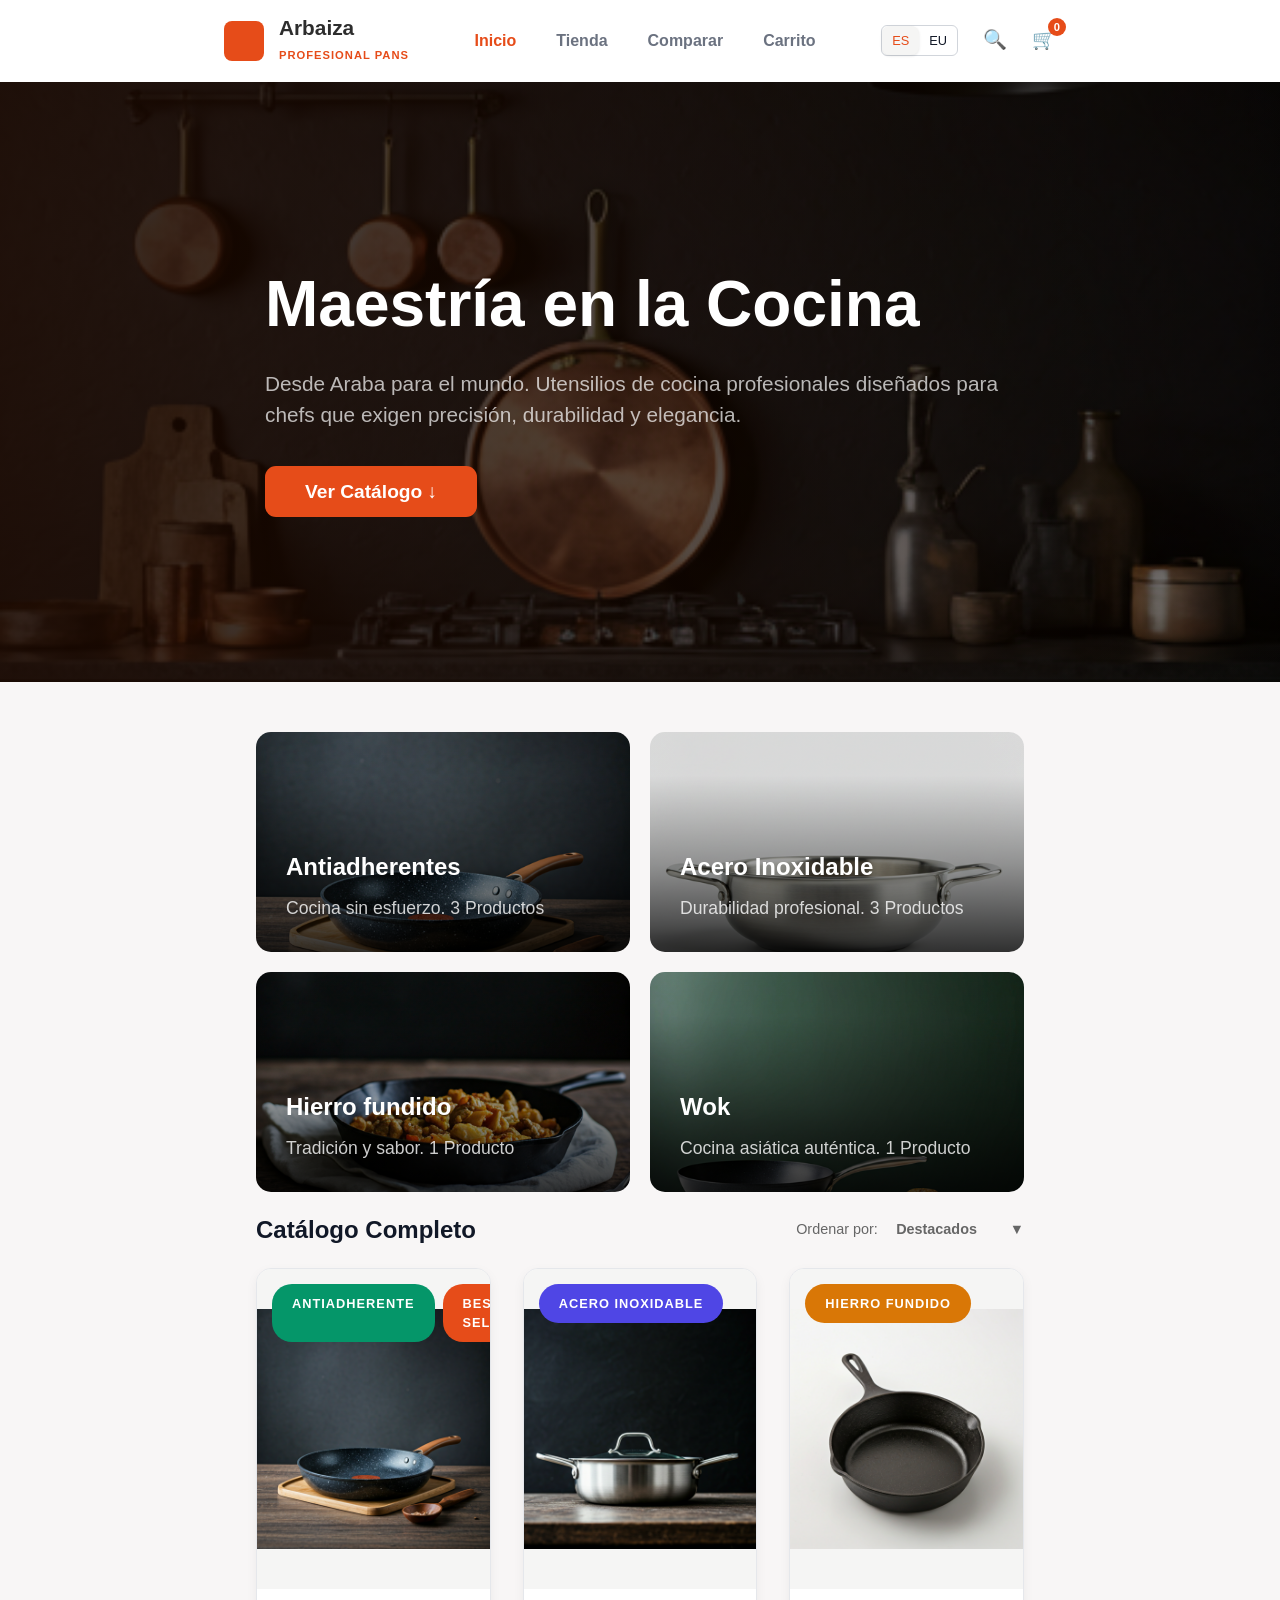
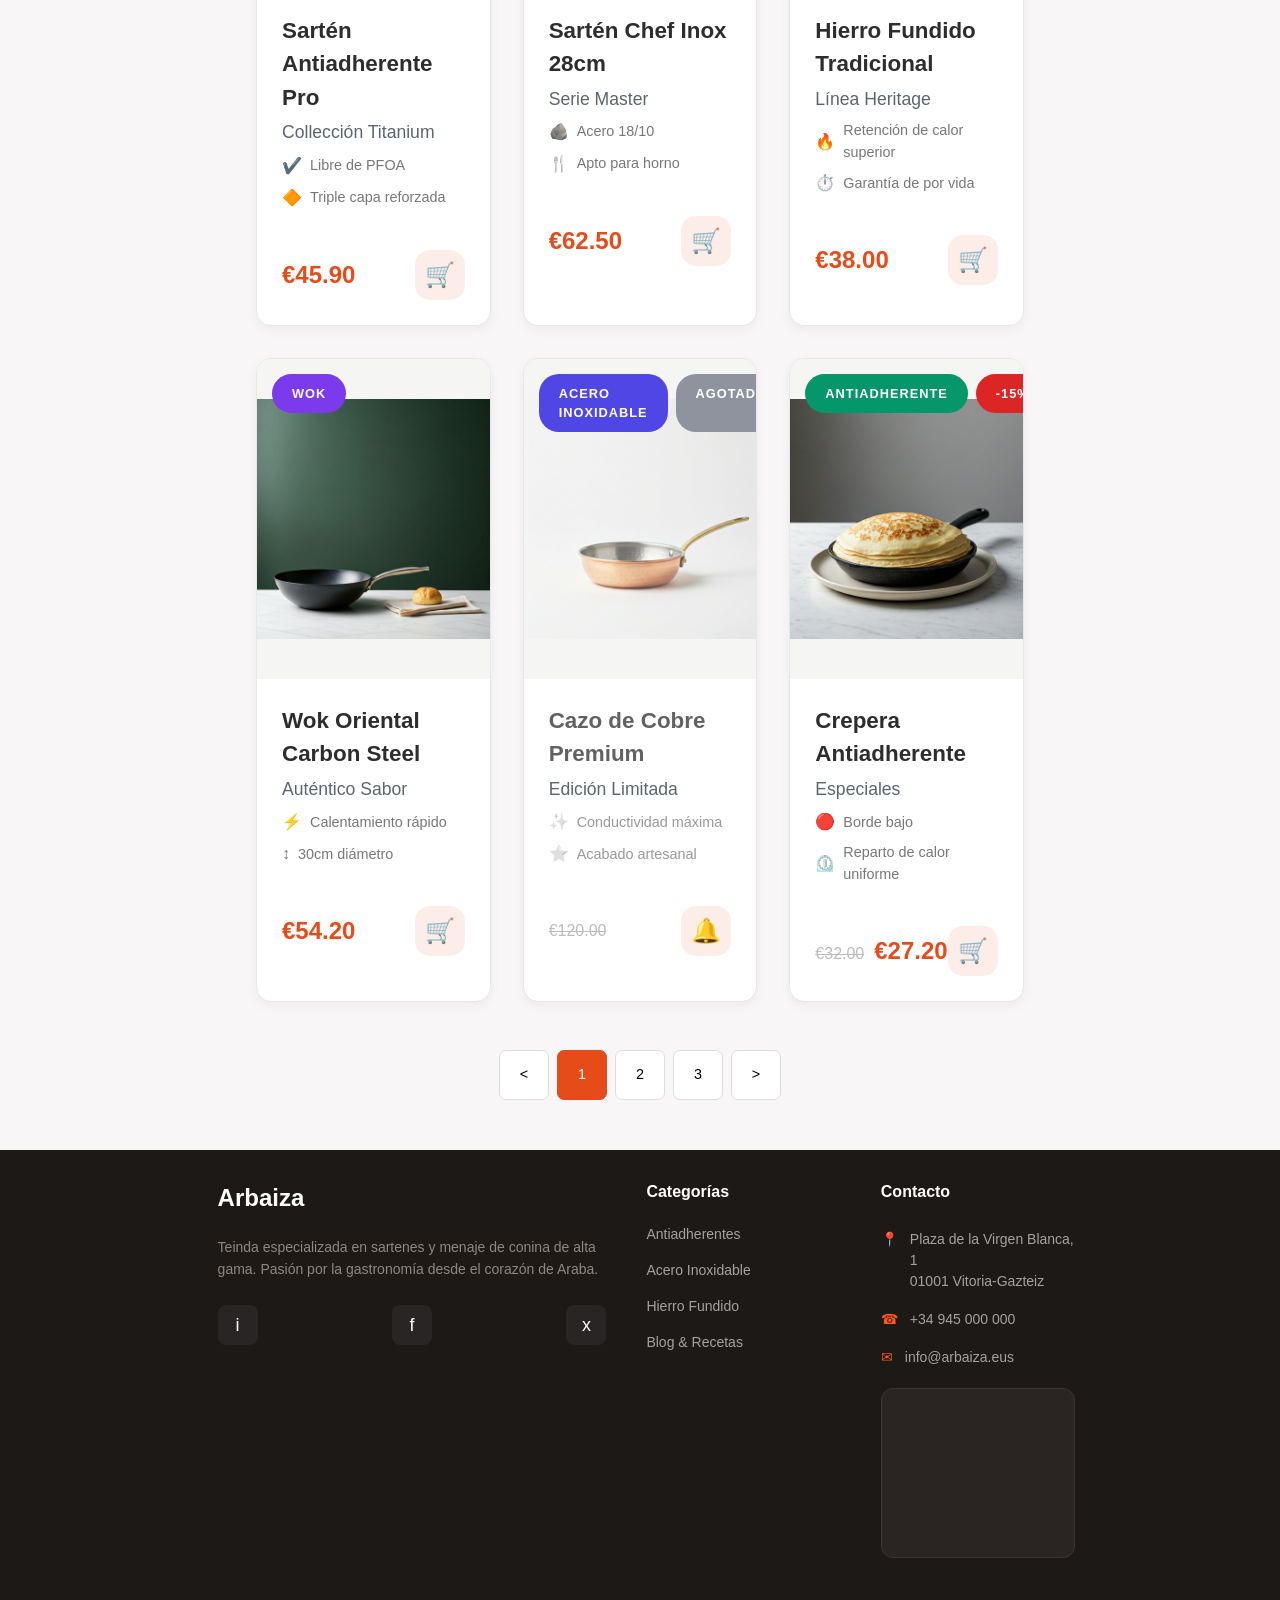
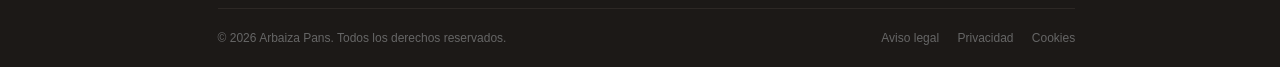
<file: index.html>
<!DOCTYPE html>
<html lang="en">
<head>
    <meta charset="UTF-8">
    <meta name="viewport" content="width=device-width, initial-scale=1.0">
    <title>Arbaiza | PROFESIONAL PANS</title>
    <link rel="stylesheet" href="styles/style.css">
    <!-- <link rel="stylesheet" media="screen and (min-width: 800px)" href="fullscreen.css">
    <link rel="stylesheet" media="screen and (max-width: 768px)" href="smallscreen.css"> -->
</head>
<body>
    <header class="header-container">
        <a href="index.html" class="brand-section">
            <div class="logo-box"></div>
            <div class="brand-text">
                <span class="brand-name">Arbaiza</span>
                <span class="brand-subtitle">PROFESIONAL PANS</span>
            </div>
        </a>

        <nav class="nav-menu">
            <a href="index.html" class="nav-link active">Inicio</a>
            <a href="store.html" class="nav-link">Tienda</a>
            <a href="comparison.html" class="nav-link">Comparar</a>
            <a href="cart.html" class="nav-link">Carrito</a>
        </nav>

        <div class="nav-actions">
            <div class="lang-selector">
                <span class="lang-option selected">ES</span>
                <span class="lang-option">EU</span>
            </div>

            <button class="icon-btn">🔍</button>

            <a href="cart.html" class="cart icon-btn">
                🛒
                <span class="cart-badge">0</span>
            </a>
        </div>
    </header>

    <main>
        <section class="main">
            <div class="main-content">
                <h1>Maestría en la Cocina</h1>
                <p>Desde Araba para el mundo. Utensilios de cocina profesionales diseñados para chefs que exigen precisión, durabilidad y elegancia.</p>
                <a href="product.html" class="btn-catalogo">Ver Catálogo ↓</a>
            </div>
        </section>
        <section class="categories">
            <div class="categori-card cat-anti">
                <div class="cat-info">
                    <h3>Antiadherentes</h3>
                    <p>Cocina sin esfuerzo. 3 Productos</p>
                </div>
            </div>
            <div class="categori-card cat-inox">
                <div class="cat-info">
                    <h3>Acero Inoxidable</h3>
                    <p>Durabilidad profesional. 3 Productos</p>
                </div>
            </div>
            <div class="categori-card cat-hierro">
                <div class="cat-info">
                    <h3>Hierro fundido</h3>
                    <p>Tradición y sabor. 1 Producto</p>
                </div>
            </div>
            <div class="categori-card cat-wok">
                <div class="cat-info">
                    <h3>Wok</h3>
                    <p>Cocina asiática auténtica. 1 Producto</p>
                </div>
            </div>
        </section>
        <section class="cat-container">
            <div class="cat-header">
                <h2>Catálogo Completo</h2>
                <div class="order-by">
                    <span>Ordenar por: &emsp;<strong>Destacados</strong></span>
                    <span>&emsp;&emsp;▼</span>
                </div>
            </div>
            <div class="products">
                <article class="products-card">
                    <div class="cards">
                        <span class="card card-green">ANTIADHERENTE</span>
                        <span class="card card-orange">BEST SELLER</span>
                    </div>
                    <div class="product-img">
                        <img src="images/antiadherente.png">
                    </div>
                    <div class="product-info">
                        <h3>Sartén Antiadherente Pro</h3>
                        <p class="collection">Collección Titanium</p>
                        <div class="spect">
                            <p><span>✔️</span> Libre de PFOA</p>
                            <p><span>🔶</span> Triple capa reforzada</p>
                        </div>
                        <div class="product-footer">
                            <span class="price">€45.90</span>
                            <button class="add-to-card">🛒</button>
                        </div>
                    </div>
                </article>
                <article class="products-card">
                    <div class="cards">
                        <span class="card card-blue">ACERO INOXIDABLE</span>
                    </div>
                    <div class="product-img">
                        <img src="images/inox.png">
                    </div>
                    <div class="product-info">
                        <h3>Sartén Chef Inox 28cm</h3>
                        <p class="collection">Serie Master</p>
                        <div class="spect">
                            <p><span>🪨</span> Acero 18/10</p>
                            <p><span>🍴</span> Apto para horno</p>
                        </div>
                        <div class="product-footer">
                            <span class="price">€62.50</span>
                            <button class="add-to-card">🛒</button>
                        </div>
                    </div>
                </article>
                <article class="products-card">
                    <div class="cards">
                        <span class="card card-yellow">HIERRO FUNDIDO</span>
                    </div>
                    <div class="product-img">
                        <img src="images/hierro.png">
                    </div>
                    <div class="product-info">
                        <h3>Hierro Fundido Tradicional</h3>
                        <p class="collection">Línea Heritage</p>
                        <div class="spect">
                            <p><span>🔥</span> Retención de calor superior</p>
                            <p><span>⏱️</span> Garantía de por vida</p>
                        </div>
                        <div class="product-footer">
                            <span class="price">€38.00</span>
                            <button class="add-to-card">🛒</button>
                        </div>
                    </div>
                </article>
                <article class="products-card">
                    <div class="cards">
                        <span class="card card-purple">WOK</span>
                    </div>
                    <div class="product-img">
                        <img src="images/wok.png">
                    </div>
                    <div class="product-info">
                        <h3>Wok Oriental Carbon Steel</h3>
                        <p class="collection">Auténtico Sabor</p>
                        <div class="spect">
                            <p><span>⚡</span> Calentamiento rápido</p>
                            <p><span>↕️</span> 30cm diámetro</p>
                        </div>
                        <div class="product-footer">
                            <span class="price">€54.20</span>
                            <button class="add-to-card">🛒</button>
                        </div>
                    </div>
                </article>
                <article class="products-card product-card-agotado">
                    <div class="cards">
                        <span class="card card-blue">ACERO INOXIDABLE</span>
                        <span class="card card-grey">AGOTADO</span>
                    </div>
                    <div class="product-img">
                        <img src="images/cobre.png">
                    </div>
                    <div class="product-info">
                        <h3>Cazo de Cobre Premium</h3>
                        <p class="collection">Edición Limitada</p>
                        <div class="spect">
                            <p><span>✨</span> Conductividad máxima</p>
                            <p><span>⭐</span> Acabado artesanal</p>
                        </div>
                        <div class="product-footer">
                            <span class="price">€120.00</span>
                            <button class="add-to-card">🔔</button>
                        </div>
                    </div>
                </article>
                <article class="products-card">
                    <div class="cards">
                        <span class="card card-green">ANTIADHERENTE</span>
                        <span class="card card-red">-15%</span>
                    </div>
                    <div class="product-img">
                        <img src="images/crepera.png">
                    </div>
                    <div class="product-info">
                        <h3>Crepera Antiadherente</h3>
                        <p class="collection">Especiales</p>
                        <div class="spect">
                            <p><span>🔴</span> Borde bajo</p>
                            <p><span>⏲️</span> Reparto de calor uniforme</p>
                        </div>
                        <div class="product-footer">
                            <div class="price-group">
                                <span class="descuento">€32.00</span>
                                <span class="price">€27.20</span>
                            </div>
                            <button class="add-to-card">🛒</button>
                        </div>
                    </div>
                </article>
            </div>
            <nav class="paginacion" >
                <button class="pag-nav">&lt;</button>
                <button class="pag-num active">1</button>
                <button class="pag-num">2</button>
                <button class="pag-num">3</button>
                <button class="pag-nav">&gt;</button>
            </nav>
        </section>
    </main>

    <footer>
        <div class="footer-container">
            <div class="footer-bio">
                <h2>Arbaiza</h2>
                <p>Teinda especializada en sartenes y menaje de conina de alta gama. Pasión por la gastronomía desde el corazón de Araba.</p>
                <div class="social-icons">
                    <div class="icon-box">i</div>
                    <div class="icon-box">f</div>
                    <div class="icon-box">x</div>
                </div>
            </div>
            <div class="footer-cat">
                <h3>Categorías</h3>
                <ul>
                    <li>Antiadherentes</li>
                    <li>Acero Inoxidable</li>
                    <li>Hierro Fundido</li>
                    <li>Blog & Recetas</li>
                </ul>
            </div>
            <div class="footer-contact">
                <h3>Contacto</h3>
                <div class="contact-item">
                    <span class="contact-icon">&#128205;</span>
                    <p>Plaza de la Virgen Blanca, 1<br>01001 Vitoria-Gazteiz</p>
                </div>
                <div class="contact-item">
                    <span class="contact-icon">&#9742;</span>
                    <p>+34 945 000 000</p>
                </div>
                <div class="contact-item">
                    <span class="contact-icon">&#9993;</span>
                    <p>info@arbaiza.eus</p>
                </div>
                <div class="map-box">
                    <iframe 
                        src="https://www.google.com/maps/embed?pb=!1m18!1m12!1m3!1d2925.215570087132!2d-2.675314023419389!3d42.84719260421293!2m3!1f0!2f0!3f0!3m2!1i1024!2i768!4f13.1!3m3!1m2!1s0xd4fc26c79a9f979%3A0x66c5c84d7a8d870!2sPlaza%20de%20la%20Virgen%20Blanca%2C%2001001%20Vitoria-Gasteiz%20Araba!5e0!3m2!1ses!2ses!4v1700000000000!5m2!1ses!2ses" 
                        style="border:0;" 
                        allowfullscreen="" 
                        loading="lazy" 
                        referrerpolicy="no-referrer-when-downgrade">
                    </iframe>
                </div>
            </div>
        </div>
        <div class="footer-bottom">
            <span>&copy; 2026 Arbaiza Pans. Todos los derechos reservados.</span>
            <div class="legal-links">
                <span>Aviso legal</span>
                <span>Privacidad</span>
                <span>Cookies</span>
            </div>
        </div>
    </footer>
</body>
</html>
</file>
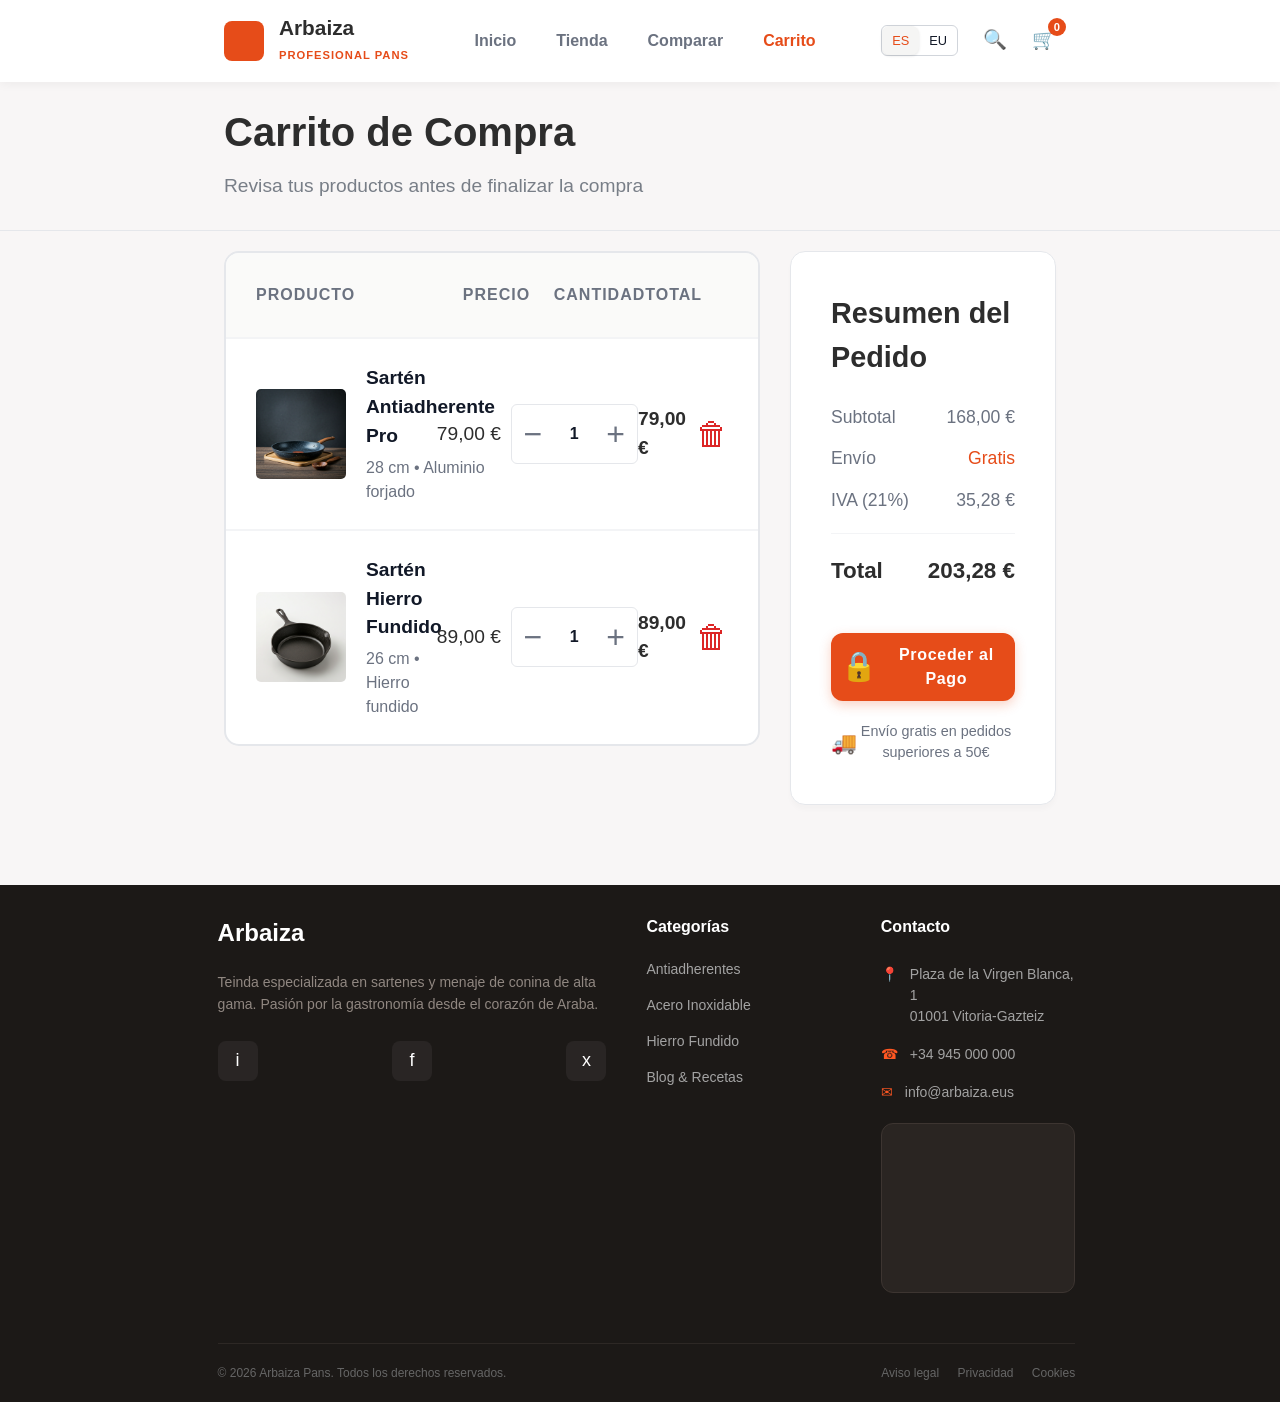
<file: cart.html>
<!DOCTYPE html>
<html lang="en">
<head>
    <meta charset="UTF-8">
    <meta name="viewport" content="width=device-width, initial-scale=1.0">
    <title>Arbaiza | PROFESIONAL PANS</title>
    <link rel="stylesheet" href="styles/style.css">
    <link rel="stylesheet" href="styles/style-extra.css">
</head>
<body>
    <header class="header-container">
        <a href="index.html" class="brand-section">
            <div class="logo-box"></div>
            <div class="brand-text">
                <span class="brand-name">Arbaiza</span>
                <span class="brand-subtitle">PROFESIONAL PANS</span>
            </div>
        </a>

        <nav class="nav-menu">
            <a href="index.html" class="nav-link">Inicio</a>
            <a href="store.html" class="nav-link">Tienda</a>
            <a href="comparison.html" class="nav-link">Comparar</a>
            <a href="cart.html" class="nav-link active">Carrito</a>
        </nav>

        <div class="nav-actions">
            <div class="lang-selector">
                <span class="lang-option selected">ES</span>
                <span class="lang-option">EU</span>
            </div>

            <button class="icon-btn">🔍</button>

            <a href="cart.html" class="cart icon-btn">
                🛒
                <span class="cart-badge">0</span>
            </a>
        </div>
    </header>

    <main class="cart-page">
        <section class="store-header">
            <h1>Carrito de Compra</h1>
            <p>Revisa tus productos antes de finalizar la compra</p>
        </section>

        <div class="cart-layout-container">
            <section class="cart-items-section">
                <div class="cart-table-header">
                    <span class="col-prod">PRODUCTO</span>
                    <span class="col-price">PRECIO</span>
                    <span class="col-qty">CANTIDAD</span>
                    <span class="col-total">TOTAL</span>
                </div>
                <div class="cart-item-row">
                    <div class="cart-item-info">
                        <img src="images/antiadherente.png" alt="Sartén Antiadherente">
                        <div class="item-details">
                            <h3>Sartén Antiadherente Pro</h3>
                            <p>28 cm • Aluminio forjado</p>
                        </div>
                    </div>
                    <div class="item-price">79,00 €</div>
                    <div class="item-quantity">
                        <div class="qty-selector">
                            <button class="qty-btn">−</button>
                            <input type="text" value="1" readonly>
                            <button class="qty-btn">+</button>
                        </div>
                    </div>
                    <div class="item-total-price">
                        <strong>79,00 €</strong>
                        <button class="remove-item-btn">🗑</button>
                    </div>
                </div>
                <div class="cart-item-row">
                    <div class="cart-item-info">
                        <img src="images/hierro.png" alt="Sartén Hierro">
                        <div class="item-details">
                            <h3>Sartén Hierro Fundido</h3>
                            <p>26 cm • Hierro fundido</p>
                        </div>
                    </div>
                    <div class="item-price">89,00 €</div>
                    <div class="item-quantity">
                        <div class="qty-selector">
                            <button class="qty-btn">−</button>
                            <input type="text" value="1" readonly>
                            <button class="qty-btn">+</button>
                        </div>
                    </div>
                    <div class="item-total-price">
                        <strong>89,00 €</strong>
                        <button class="remove-item-btn">🗑</button>
                    </div>
                </div>
            </section>

            <aside class="cart-summary-section">
                <div class="summary-card">
                    <h2>Resumen del Pedido</h2>
                    <div class="summary-row">
                        <span>Subtotal</span>
                        <span>168,00 €</span>
                    </div>
                    <div class="summary-row">
                        <span>Envío</span>
                        <span class="free-shipping">Gratis</span>
                    </div>
                    <div class="summary-row">
                        <span>IVA (21%)</span>
                        <span>35,28 €</span>
                    </div>
                    <hr class="summary-divider">
                    <div class="summary-row total-row">
                        <span>Total</span>
                        <span>203,28 €</span>
                    </div>
                    <button class="btn-checkout">
                        <span class="lock-icon">🔒</span> Proceder al Pago
                    </button>
                    
                    <div class="shipping-info">
                        <span class="truck-icon">🚚</span> Envío gratis en pedidos superiores a 50€
                    </div>
                </div>
            </aside>
        </div>
    </main>

    <footer>
        <div class="footer-container">
            <div class="footer-bio">
                <h2>Arbaiza</h2>
                <p>Teinda especializada en sartenes y menaje de conina de alta gama. Pasión por la gastronomía desde el corazón de Araba.</p>
                <div class="social-icons">
                    <div class="icon-box">i</div>
                    <div class="icon-box">f</div>
                    <div class="icon-box">x</div>
                </div>
            </div>
            <div class="footer-cat">
                <h3>Categorías</h3>
                <ul>
                    <li>Antiadherentes</li>
                    <li>Acero Inoxidable</li>
                    <li>Hierro Fundido</li>
                    <li>Blog & Recetas</li>
                </ul>
            </div>
            <div class="footer-contact">
                <h3>Contacto</h3>
                <div class="contact-item">
                    <span class="contact-icon">&#128205;</span>
                    <p>Plaza de la Virgen Blanca, 1<br>01001 Vitoria-Gazteiz</p>
                </div>
                <div class="contact-item">
                    <span class="contact-icon">&#9742;</span>
                    <p>+34 945 000 000</p>
                </div>
                <div class="contact-item">
                    <span class="contact-icon">&#9993;</span>
                    <p>info@arbaiza.eus</p>
                </div>
                <div class="map-box">
                    <iframe 
                        src="https://www.google.com/maps/embed?pb=!1m18!1m12!1m3!1d2925.215570087132!2d-2.675314023419389!3d42.84719260421293!2m3!1f0!2f0!3f0!3m2!1i1024!2i768!4f13.1!3m3!1m2!1s0xd4fc26c79a9f979%3A0x66c5c84d7a8d870!2sPlaza%20de%20la%20Virgen%20Blanca%2C%2001001%20Vitoria-Gasteiz%20Araba!5e0!3m2!1ses!2ses!4v1700000000000!5m2!1ses!2ses" 
                        style="border:0;" 
                        allowfullscreen="" 
                        loading="lazy" 
                        referrerpolicy="no-referrer-when-downgrade">
                    </iframe>
                </div>
            </div>
        </div>
        <div class="footer-bottom">
            <span>&copy; 2026 Arbaiza Pans. Todos los derechos reservados.</span>
            <div class="legal-links">
                <span>Aviso legal</span>
                <span>Privacidad</span>
                <span>Cookies</span>
            </div>
        </div>
    </footer>
</body>
</html>
</file>
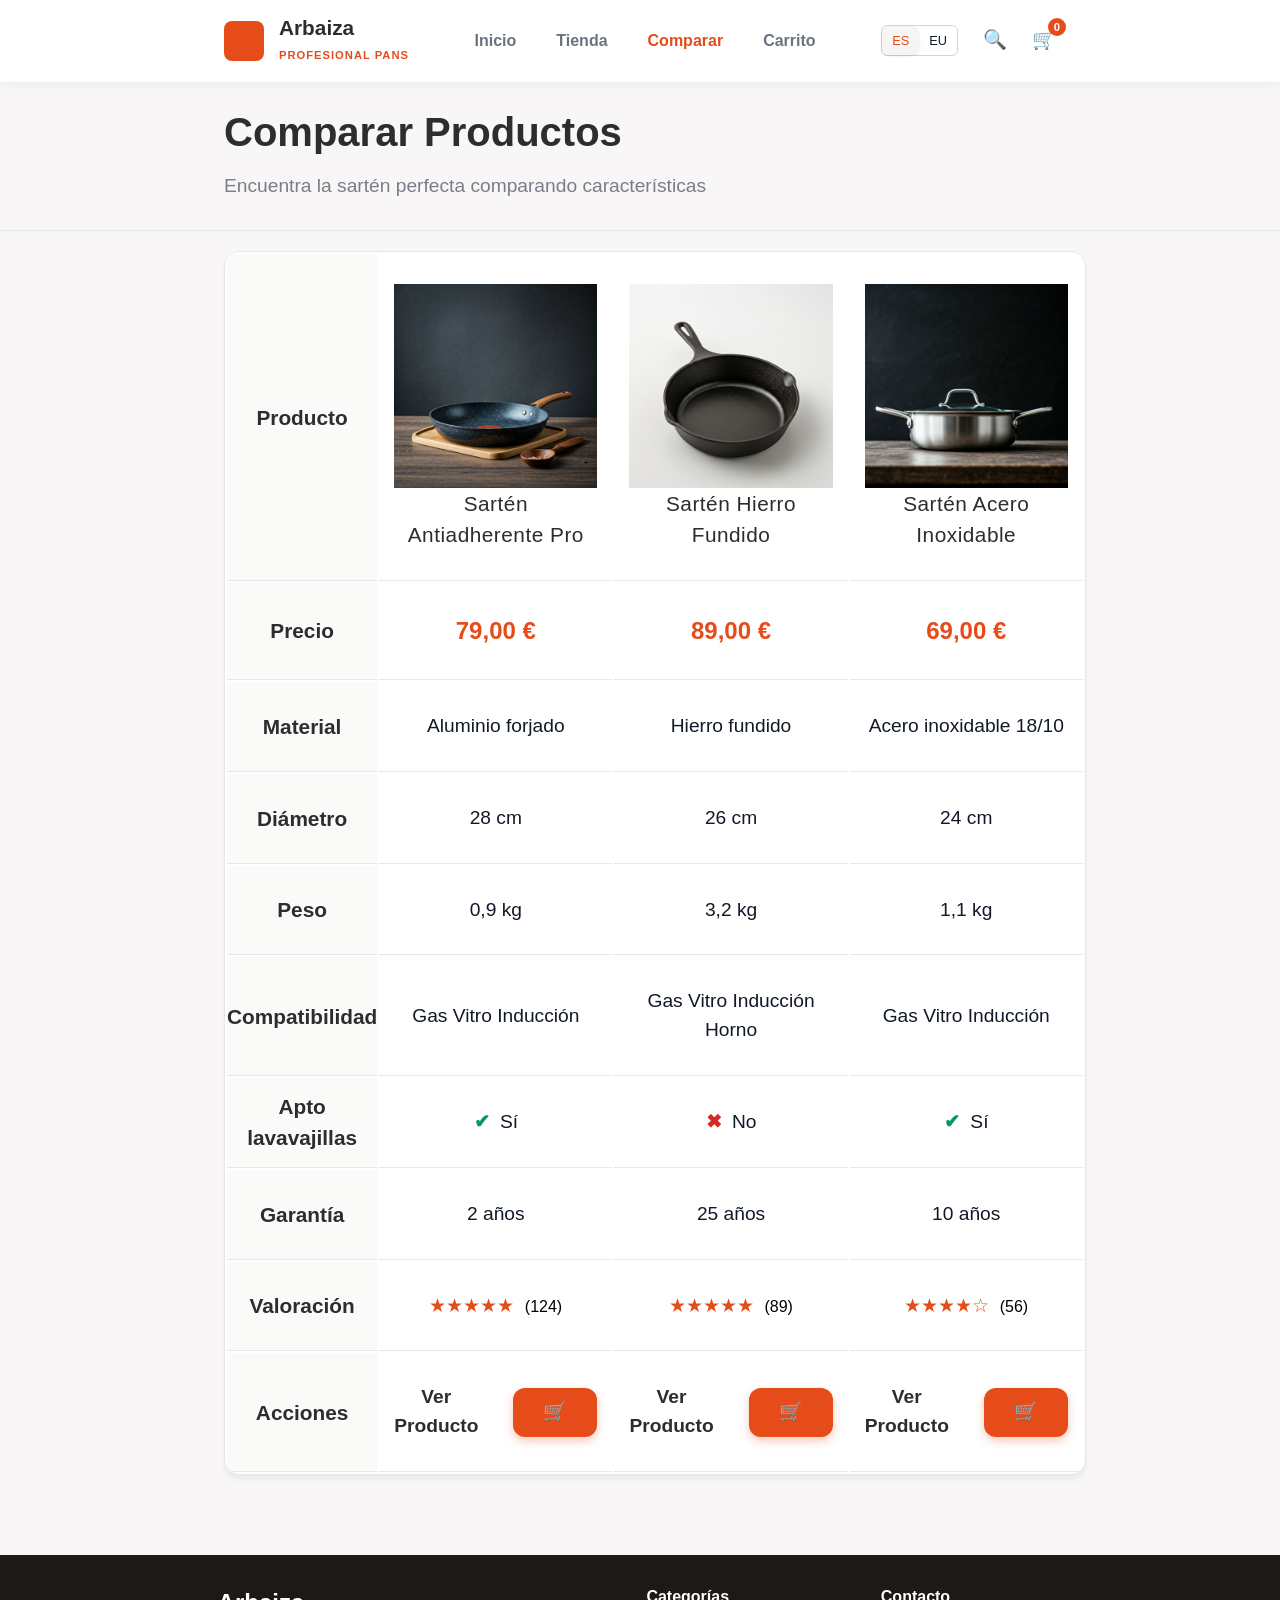
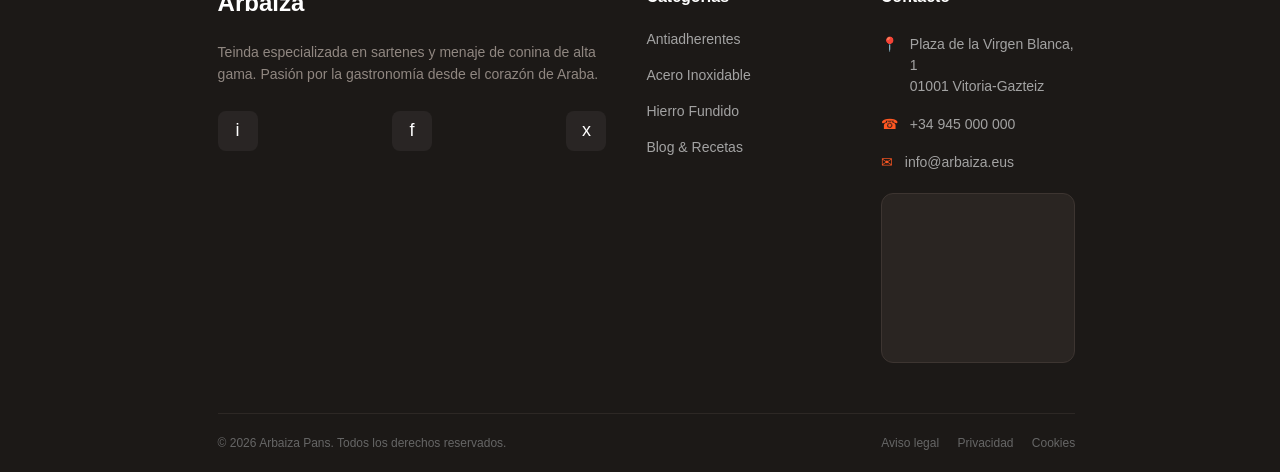
<file: comparison.html>
<!DOCTYPE html>
<html lang="en">
<head>
    <meta charset="UTF-8">
    <meta name="viewport" content="width=device-width, initial-scale=1.0">
    <title>Arbaiza | PROFESIONAL PANS</title>
    <link rel="stylesheet" href="styles/style.css">
    <link rel="stylesheet" href="styles/style-extra.css">
</head>
<body>
    <header class="header-container">
        <a href="index.html" class="brand-section">
            <div class="logo-box"></div>
            <div class="brand-text">
                <span class="brand-name">Arbaiza</span>
                <span class="brand-subtitle">PROFESIONAL PANS</span>
            </div>
        </a>

        <nav class="nav-menu">
            <a href="index.html" class="nav-link">Inicio</a>
            <a href="store.html" class="nav-link">Tienda</a>
            <a href="comparison.html" class="nav-link active">Comparar</a>
            <a href="cart.html" class="nav-link">Carrito</a>
        </nav>

        <div class="nav-actions">
            <div class="lang-selector">
                <span class="lang-option selected">ES</span>
                <span class="lang-option">EU</span>
            </div>

            <button class="icon-btn">🔍</button>

            <a href="cart.html" class="cart icon-btn">
                🛒
                <span class="cart-badge">0</span>
            </a>
        </div>
    </header>

    <main class="comparison-page">
        <section class="store-header">
            <h1>Comparar Productos</h1>
            <p>Encuentra la sartén perfecta comparando características</p>
        </section>
        <section class="comparison-container">
            <table class="comparison-table">
                <thead>
                    <tr>
                        <th class="row-label">Producto</th>
                        <td>
                            <div class="comp-img-wrapper">
                                <img src="images/antiadherente.png" alt="Sartén Antiadherente">
                                <p>Sartén Antiadherente Pro</p>
                            </div>
                        </td>
                        <td>
                            <div class="comp-img-wrapper">
                                <img src="images/hierro.png" alt="Sartén Hierro">
                                <p>Sartén Hierro Fundido</p>
                            </div>
                        </td>
                        <td>
                            <div class="comp-img-wrapper">
                                <img src="images/inox.png" alt="Sartén Inox">
                                <p>Sartén Acero Inoxidable</p>
                            </div>
                        </td>
                    </tr>
                </thead>
                <tbody>
                    <tr>
                        <th class="row-label">Precio</th>
                        <td class="comp-price">79,00 €</td>
                        <td class="comp-price">89,00 €</td>
                        <td class="comp-price">69,00 €</td>
                    </tr>
                    <tr>
                        <th class="row-label">Material</th>
                        <td>Aluminio forjado</td>
                        <td>Hierro fundido</td>
                        <td>Acero inoxidable 18/10</td>
                    </tr>
                    <tr>
                        <th class="row-label">Diámetro</th>
                        <td>28 cm</td>
                        <td>26 cm</td>
                        <td>24 cm</td>
                    </tr>
                    <tr>
                        <th class="row-label">Peso</th>
                        <td>0,9 kg</td>
                        <td>3,2 kg</td>
                        <td>1,1 kg</td>
                    </tr>
                    <tr>
                        <th class="row-label">Compatibilidad</th>
                        <td>Gas Vitro Inducción</td>
                        <td>Gas Vitro Inducción Horno</td>
                        <td>Gas Vitro Inducción</td>
                    </tr>
                    <tr>
                        <th class="row-label">Apto lavavajillas</th>
                        <td><span class="check-yes">✔</span> Sí</td>
                        <td><span class="check-no">✖</span> No</td>
                        <td><span class="check-yes">✔</span> Sí</td>
                    </tr>
                    <tr>
                        <th class="row-label">Garantía</th>
                        <td>2 años</td>
                        <td>25 años</td>
                        <td>10 años</td>
                    </tr>
                    <tr>
                        <th class="row-label">Valoración</th>
                        <td class="stars">★★★★★ <span>(124)</span></td>
                        <td class="stars">★★★★★ <span>(89)</span></td>
                        <td class="stars">★★★★☆ <span>(56)</span></td>
                    </tr>
                    <tr class="actions-row">
                        <th class="row-label">Acciones</th>
                        <td>
                            <div class="comp-actions">
                                <a href="#" class="view-link">Ver Producto</a>
                                <button class="btn-cart-rect">🛒</button>
                            </div>
                        </td>
                        <td>
                            <div class="comp-actions">
                                <a href="#" class="view-link">Ver Producto</a>
                                <button class="btn-cart-rect">🛒</button>
                            </div>
                        </td>
                        <td>
                            <div class="comp-actions">
                                <a href="#" class="view-link">Ver Producto</a>
                                <button class="btn-cart-rect">🛒</button>
                            </div>
                        </td>
                    </tr>
                </tbody>
            </table>
        </section>
    </main>

    <footer>
        <div class="footer-container">
            <div class="footer-bio">
                <h2>Arbaiza</h2>
                <p>Teinda especializada en sartenes y menaje de conina de alta gama. Pasión por la gastronomía desde el corazón de Araba.</p>
                <div class="social-icons">
                    <div class="icon-box">i</div>
                    <div class="icon-box">f</div>
                    <div class="icon-box">x</div>
                </div>
            </div>
            <div class="footer-cat">
                <h3>Categorías</h3>
                <ul>
                    <li>Antiadherentes</li>
                    <li>Acero Inoxidable</li>
                    <li>Hierro Fundido</li>
                    <li>Blog & Recetas</li>
                </ul>
            </div>
            <div class="footer-contact">
                <h3>Contacto</h3>
                <div class="contact-item">
                    <span class="contact-icon">&#128205;</span>
                    <p>Plaza de la Virgen Blanca, 1<br>01001 Vitoria-Gazteiz</p>
                </div>
                <div class="contact-item">
                    <span class="contact-icon">&#9742;</span>
                    <p>+34 945 000 000</p>
                </div>
                <div class="contact-item">
                    <span class="contact-icon">&#9993;</span>
                    <p>info@arbaiza.eus</p>
                </div>
                <div class="map-box">
                    <iframe 
                        src="https://www.google.com/maps/embed?pb=!1m18!1m12!1m3!1d2925.215570087132!2d-2.675314023419389!3d42.84719260421293!2m3!1f0!2f0!3f0!3m2!1i1024!2i768!4f13.1!3m3!1m2!1s0xd4fc26c79a9f979%3A0x66c5c84d7a8d870!2sPlaza%20de%20la%20Virgen%20Blanca%2C%2001001%20Vitoria-Gasteiz%20Araba!5e0!3m2!1ses!2ses!4v1700000000000!5m2!1ses!2ses" 
                        style="border:0;" 
                        allowfullscreen="" 
                        loading="lazy" 
                        referrerpolicy="no-referrer-when-downgrade">
                    </iframe>
                </div>
            </div>
        </div>
        <div class="footer-bottom">
            <span>&copy; 2026 Arbaiza Pans. Todos los derechos reservados.</span>
            <div class="legal-links">
                <span>Aviso legal</span>
                <span>Privacidad</span>
                <span>Cookies</span>
            </div>
        </div>
    </footer>
</body>
</html>
</file>
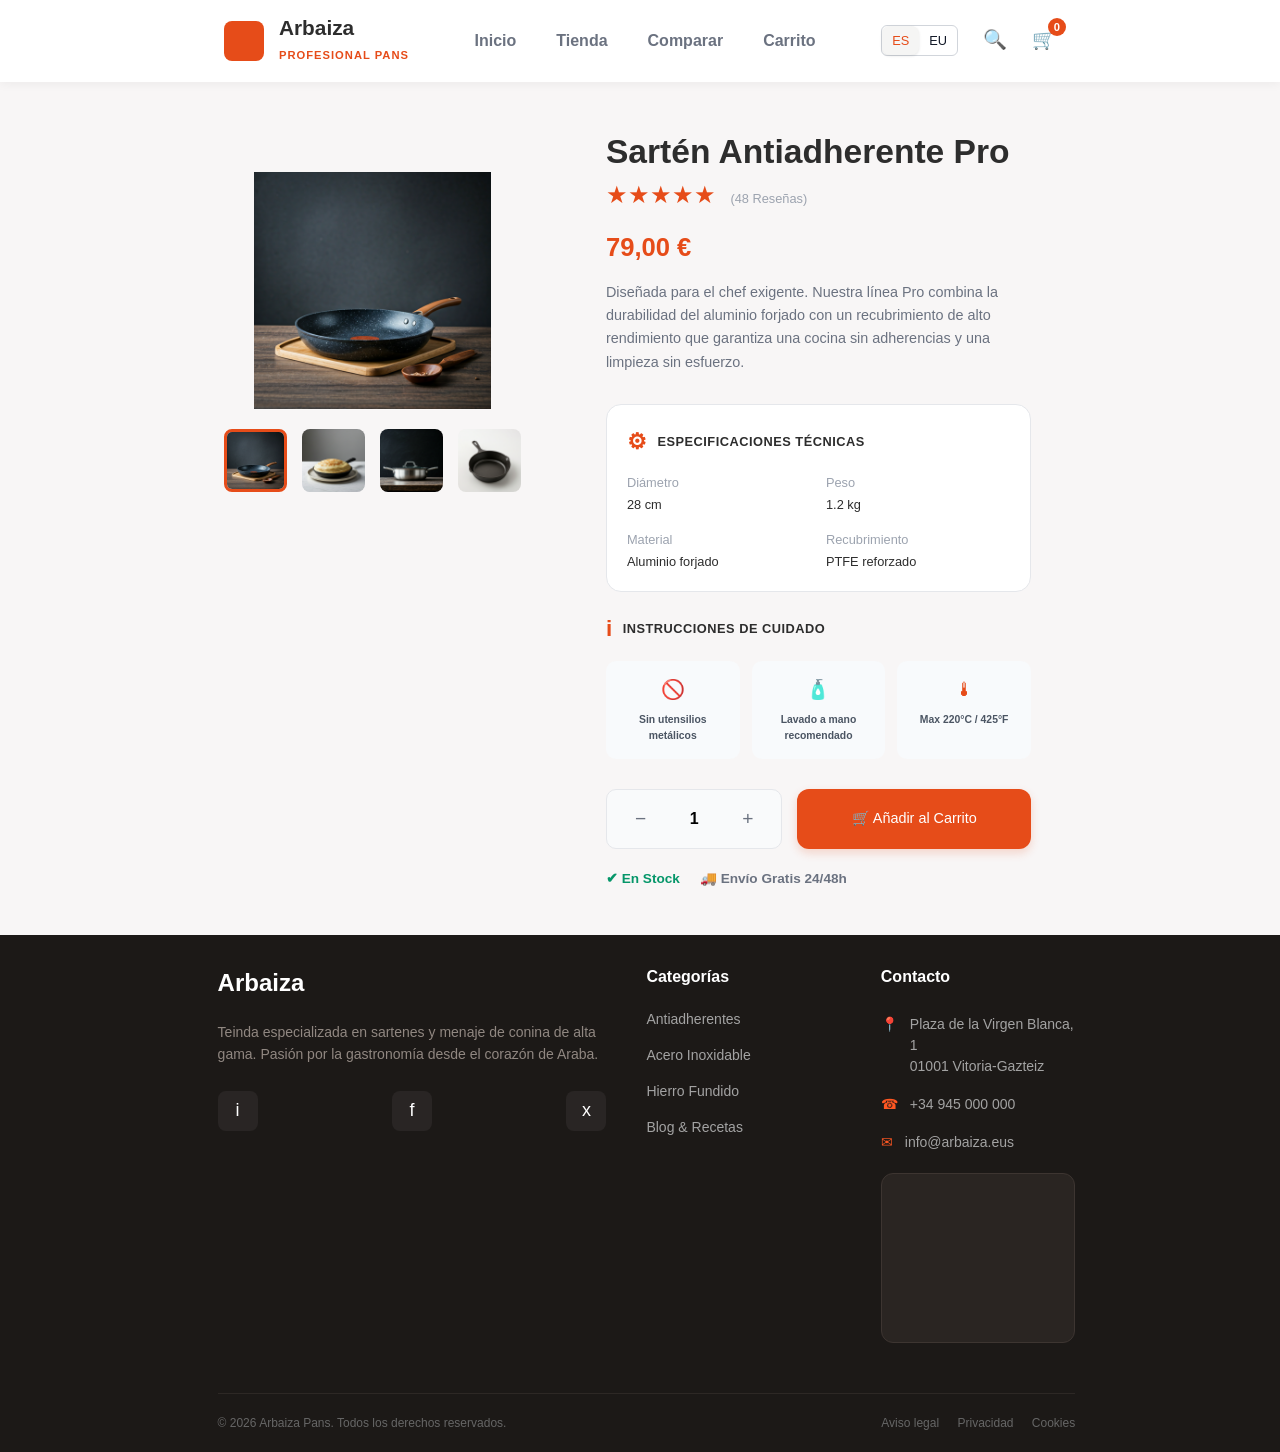
<file: product.html>
<!DOCTYPE html>
<html lang="en">
<head>
    <meta charset="UTF-8">
    <meta name="viewport" content="width=device-width, initial-scale=1.0">
    <title>Arbaiza | PROFESIONAL PANS</title>
    <link rel="stylesheet" href="styles/style.css">
    <link rel="stylesheet" href="styles/style-extra.css">
</head>
<body>
    <header class="header-container">
        <a href="index.html" class="brand-section">
            <div class="logo-box"></div>
            <div class="brand-text">
                <span class="brand-name">Arbaiza</span>
                <span class="brand-subtitle">PROFESIONAL PANS</span>
            </div>
        </a>

        <nav class="nav-menu">
            <a href="index.html" class="nav-link">Inicio</a>
            <a href="store.html" class="nav-link">Tienda</a>
            <a href="comparison.html" class="nav-link">Comparar</a>
            <a href="cart.html" class="nav-link">Carrito</a>
        </nav>

        <div class="nav-actions">
            <div class="lang-selector">
                <span class="lang-option selected">ES</span>
                <span class="lang-option">EU</span>
            </div>

            <button class="icon-btn">🔍</button>

            <a href="cart.html" class="cart icon-btn">
                🛒
                <span class="cart-badge">0</span>
            </a>
        </div>
    </header>

    <main>
        <section class="product-detail-container">
            <div class="product-gallery">
                <div class="main-image">
                    <img src="images/antiadherente.png" alt="Sartén Antiadherente Pro" id="current-img">
                </div>
                <div class="thumbnail-list">
                    <img src="images/antiadherente.png" class="thumb active" alt="Vista principal">
                    <img src="images/crepera.png" class="thumb" alt="Vista en cocina">
                    <img src="images/inox.png" class="thumb" alt="Detalle material">
                    <img src="images/hierro.png" class="thumb" alt="Vista lateral">
                </div>
            </div>
            <div class="product-info">
                <div class="product-header">
                    <h1>Sartén Antiadherente Pro</h1>
                    <div class="rating-row">
                        <span class="stars">★★★★★</span>
                        <span class="review-count">(48 Reseñas)</span>
                    </div>
                    <div class="product-price">79,00 €</div>
                </div>

                <p class="product-description">
                    Diseñada para el chef exigente. Nuestra línea Pro combina la durabilidad del aluminio forjado con un recubrimiento de alto rendimiento que garantiza una cocina sin adherencias y una limpieza sin esfuerzo.
                </p>

                <div class="info-card specs-card">
                    <div class="card-title">
                        <span class="icon-gear">⚙</span> ESPECIFICACIONES TÉCNICAS
                    </div>
                    <div class="specs-grid">
                        <div class="spec-item">
                            <span class="label">Diámetro</span>
                            <span class="value">28 cm</span>
                        </div>
                        <div class="spec-item">
                            <span class="label">Peso</span>
                            <span class="value">1.2 kg</span>
                        </div>
                        <div class="spec-item">
                            <span class="label">Material</span>
                            <span class="value">Aluminio forjado</span>
                        </div>
                        <div class="spec-item">
                            <span class="label">Recubrimiento</span>
                            <span class="value">PTFE reforzado</span>
                        </div>
                    </div>
                </div>

                <div class="card-title care-header">
                    <span class="icon-info">i</span> INSTRUCCIONES DE CUIDADO
                </div>
                <div class="care-row">
                    <div class="care-box">
                        <span class="care-icon">🚫</span>
                        <p>Sin utensilios metálicos</p>
                    </div>
                    <div class="care-box">
                        <span class="care-icon">🧴</span>
                        <p>Lavado a mano recomendado</p>
                    </div>
                    <div class="care-box">
                        <span class="care-icon">🌡</span>
                        <p>Max 220°C / 425°F</p>
                    </div>
                </div>

                <div class="action-row">
                    <div class="qty-control">
                        <button>−</button>
                        <input type="text" value="1">
                        <button>+</button>
                    </div>
                    <button class="add-to-cart-btn">
                        🛒 Añadir al Carrito
                    </button>
                </div>

                <div class="status-row">
                    <span class="stock"><span class="check">✔</span> En Stock</span>
                    <span class="shipping">🚚 Envío Gratis 24/48h</span>
                </div>
            </div>
        </section>
    </main>

    <footer>
        <div class="footer-container">
            <div class="footer-bio">
                <h2>Arbaiza</h2>
                <p>Teinda especializada en sartenes y menaje de conina de alta gama. Pasión por la gastronomía desde el corazón de Araba.</p>
                <div class="social-icons">
                    <div class="icon-box">i</div>
                    <div class="icon-box">f</div>
                    <div class="icon-box">x</div>
                </div>
            </div>
            <div class="footer-cat">
                <h3>Categorías</h3>
                <ul>
                    <li>Antiadherentes</li>
                    <li>Acero Inoxidable</li>
                    <li>Hierro Fundido</li>
                    <li>Blog & Recetas</li>
                </ul>
            </div>
            <div class="footer-contact">
                <h3>Contacto</h3>
                <div class="contact-item">
                    <span class="contact-icon">&#128205;</span>
                    <p>Plaza de la Virgen Blanca, 1<br>01001 Vitoria-Gazteiz</p>
                </div>
                <div class="contact-item">
                    <span class="contact-icon">&#9742;</span>
                    <p>+34 945 000 000</p>
                </div>
                <div class="contact-item">
                    <span class="contact-icon">&#9993;</span>
                    <p>info@arbaiza.eus</p>
                </div>
                <div class="map-box">
                    <iframe 
                        src="https://www.google.com/maps/embed?pb=!1m18!1m12!1m3!1d2925.215570087132!2d-2.675314023419389!3d42.84719260421293!2m3!1f0!2f0!3f0!3m2!1i1024!2i768!4f13.1!3m3!1m2!1s0xd4fc26c79a9f979%3A0x66c5c84d7a8d870!2sPlaza%20de%20la%20Virgen%20Blanca%2C%2001001%20Vitoria-Gasteiz%20Araba!5e0!3m2!1ses!2ses!4v1700000000000!5m2!1ses!2ses" 
                        style="border:0;" 
                        allowfullscreen="" 
                        loading="lazy" 
                        referrerpolicy="no-referrer-when-downgrade">
                    </iframe>
                </div>
            </div>
        </div>
        <div class="footer-bottom">
            <span>&copy; 2026 Arbaiza Pans. Todos los derechos reservados.</span>
            <div class="legal-links">
                <span>Aviso legal</span>
                <span>Privacidad</span>
                <span>Cookies</span>
            </div>
        </div>
    </footer>
</body>
</html>
</file>
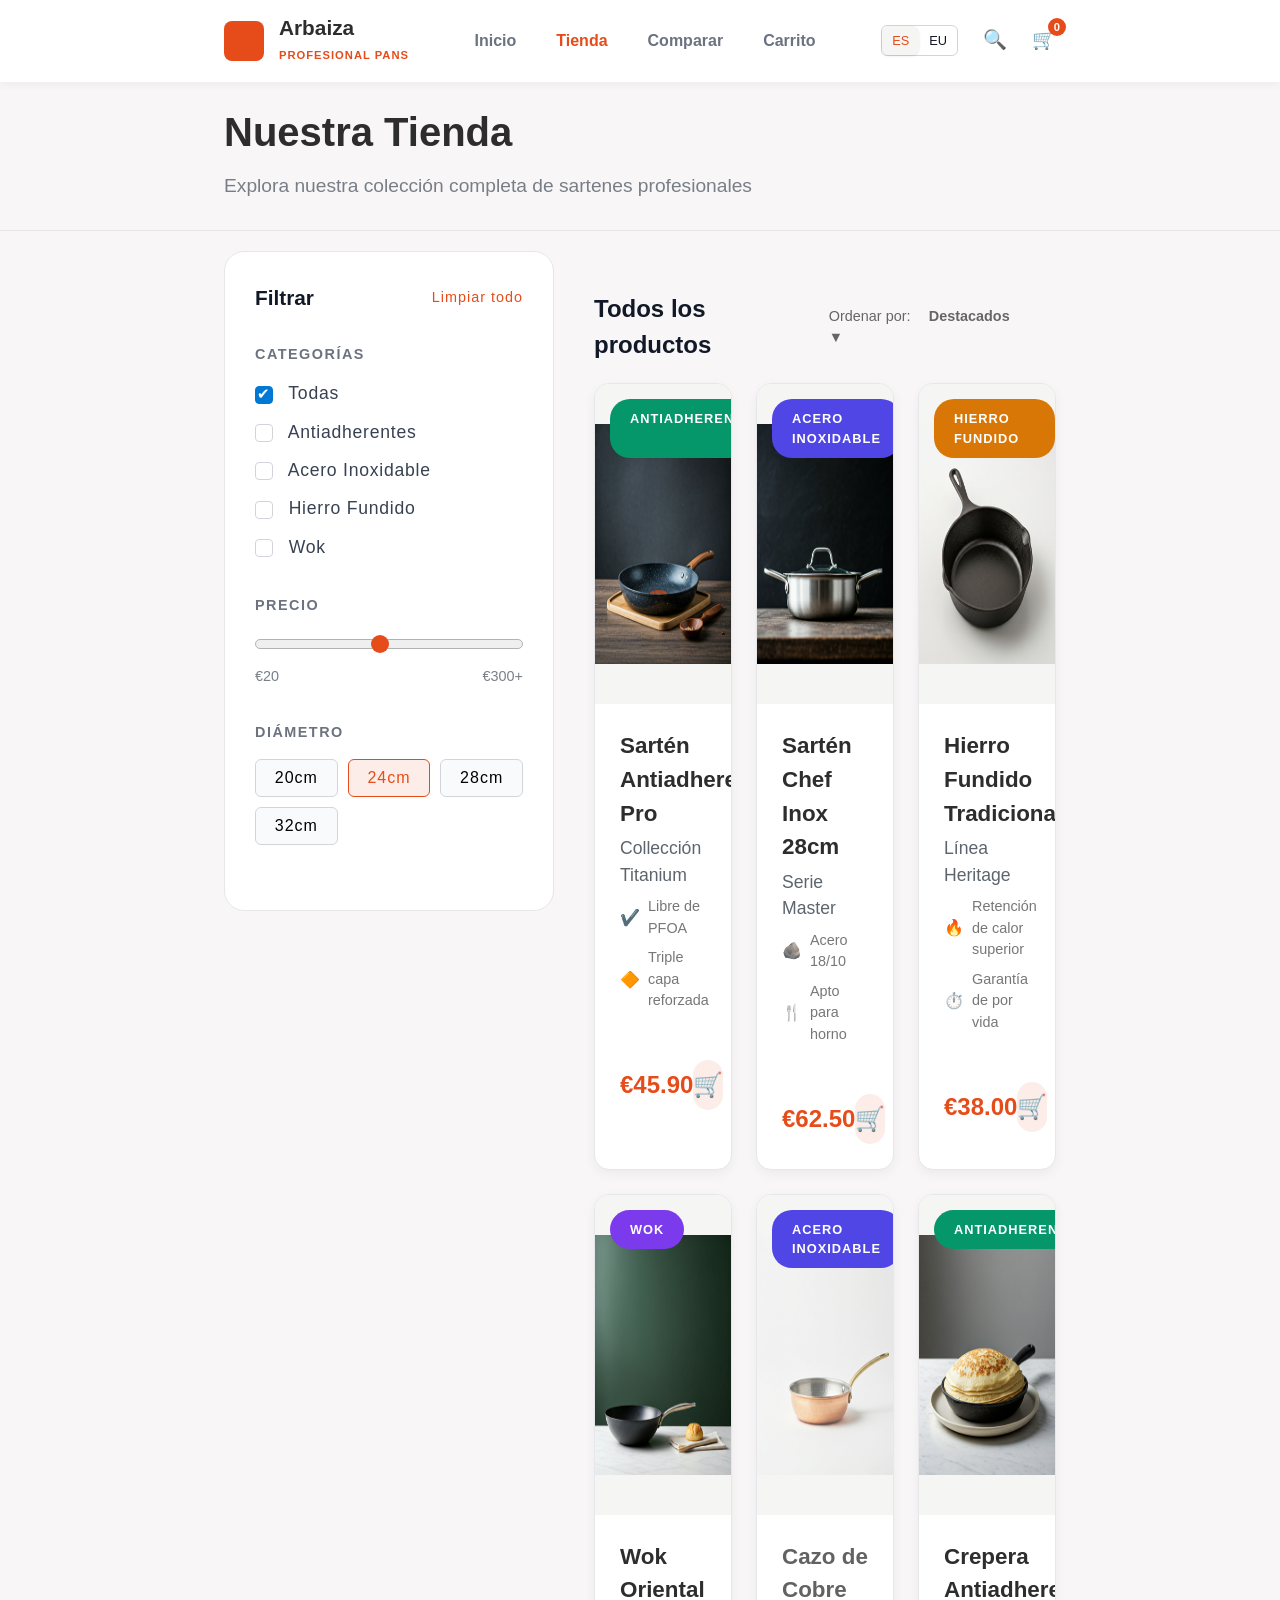
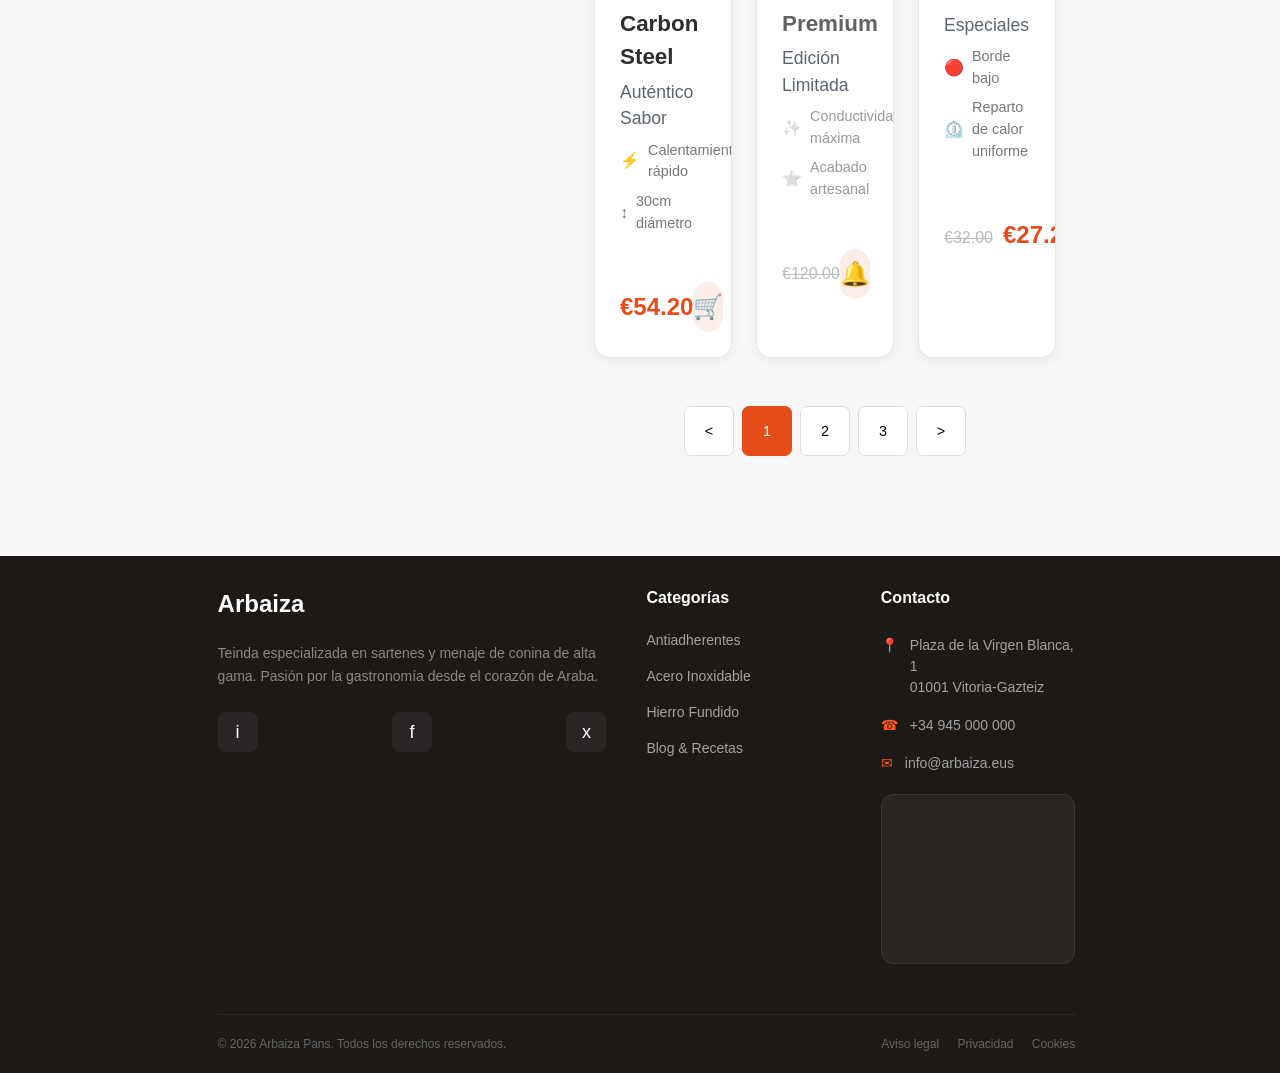
<file: store.html>
<!DOCTYPE html>
<html lang="en">
<head>
    <meta charset="UTF-8">
    <meta name="viewport" content="width=device-width, initial-scale=1.0">
    <title>Arbaiza | PROFESIONAL PANS</title>
    <link rel="stylesheet" href="styles/style.css">
    <link rel="stylesheet" href="styles/style-extra.css">
</head>
<body>
    <header class="header-container">
        <a href="index.html" class="brand-section">
            <div class="logo-box"></div>
            <div class="brand-text">
                <span class="brand-name">Arbaiza</span>
                <span class="brand-subtitle">PROFESIONAL PANS</span>
            </div>
        </a>

        <nav class="nav-menu">
            <a href="index.html" class="nav-link">Inicio</a>
            <a href="store.html" class="nav-link active">Tienda</a>
            <a href="comparison.html" class="nav-link">Comparar</a>
            <a href="cart.html" class="nav-link">Carrito</a>
        </nav>

        <div class="nav-actions">
            <div class="lang-selector">
                <span class="lang-option selected">ES</span>
                <span class="lang-option">EU</span>
            </div>

            <button class="icon-btn">🔍</button>

            <a href="cart.html" class="cart icon-btn">
                🛒
                <span class="cart-badge">0</span>
            </a>
        </div>
    </header>

    <main>
        <section class="store-header">
            <h1>Nuestra Tienda</h1>
            <p>Explora nuestra colección completa de sartenes profesionales</p>
        </section>
        <section class="store-container">
            <aside class="filters-sidebar">
                <div class="filter-group-header">
                    <h3>Filtrar</h3>
                    <button class="clear-filters">Limpiar todo</button>
                </div>
                <div class="filter-section">
                    <h4>CATEGORÍAS</h4>
                    <label class="filter-item"><input type="checkbox" checked> Todas</label>
                    <label class="filter-item"><input type="checkbox"> Antiadherentes</label>
                    <label class="filter-item"><input type="checkbox"> Acero Inoxidable</label>
                    <label class="filter-item"><input type="checkbox"> Hierro Fundido</label>
                    <label class="filter-item"><input type="checkbox"> Wok</label>
                </div>
                <div class="filter-section">
                    <h4>PRECIO</h4>
                    <div>
                        <input type="range" min="20" max="300" value="150" class="slider">
                        <div class="price-labels">
                            <span>€20</span>
                            <span>€300+</span>
                        </div>
                    </div>
                </div>
                <div class="filter-section">
                    <h4>DIÁMETRO</h4>
                    <div class="diameter-options">
                        <button class="diam-btn">20cm</button>
                        <button class="diam-btn active">24cm</button>
                        <button class="diam-btn">28cm</button>
                        <button class="diam-btn">32cm</button>
                    </div>
                </div>
            </aside>

            <div class="store-products-wrapper" style="margin-top: 40px;">
                <div class="cat-header">
                    <h2>Todos los productos</h2>
                    <div class="order-by">
                        <span>Ordenar por: &emsp;<strong>Destacados</strong></span>
                        <span>&emsp;&emsp;▼</span>
                    </div>
                </div>
                <div class="products">
                    <article class="products-card">
                        <div class="cards">
                            <span class="card card-green">ANTIADHERENTE</span>
                            <span class="card card-orange">BEST SELLER</span>
                        </div>
                        <div class="product-img">
                            <img src="images/antiadherente.png">
                        </div>
                        <div class="product-info">
                            <h3>Sartén Antiadherente Pro</h3>
                            <p class="collection">Collección Titanium</p>
                            <div class="spect">
                                <p><span>✔️</span> Libre de PFOA</p>
                                <p><span>🔶</span> Triple capa reforzada</p>
                            </div>
                            <div class="product-footer">
                                <span class="price">€45.90</span>
                                <button class="add-to-card">🛒</button>
                            </div>
                        </div>
                    </article>
                    <article class="products-card">
                        <div class="cards">
                            <span class="card card-blue">ACERO INOXIDABLE</span>
                        </div>
                        <div class="product-img">
                            <img src="images/inox.png">
                        </div>
                        <div class="product-info">
                            <h3>Sartén Chef Inox 28cm</h3>
                            <p class="collection">Serie Master</p>
                            <div class="spect">
                                <p><span>🪨</span> Acero 18/10</p>
                                <p><span>🍴</span> Apto para horno</p>
                            </div>
                            <div class="product-footer">
                                <span class="price">€62.50</span>
                                <button class="add-to-card">🛒</button>
                            </div>
                        </div>
                    </article>
                    <article class="products-card">
                        <div class="cards">
                            <span class="card card-yellow">HIERRO FUNDIDO</span>
                        </div>
                        <div class="product-img">
                            <img src="images/hierro.png">
                        </div>
                        <div class="product-info">
                            <h3>Hierro Fundido Tradicional</h3>
                            <p class="collection">Línea Heritage</p>
                            <div class="spect">
                                <p><span>🔥</span> Retención de calor superior</p>
                                <p><span>⏱️</span> Garantía de por vida</p>
                            </div>
                            <div class="product-footer">
                                <span class="price">€38.00</span>
                                <button class="add-to-card">🛒</button>
                            </div>
                        </div>
                    </article>
                    <article class="products-card">
                        <div class="cards">
                            <span class="card card-purple">WOK</span>
                        </div>
                        <div class="product-img">
                            <img src="images/wok.png">
                        </div>
                        <div class="product-info">
                            <h3>Wok Oriental Carbon Steel</h3>
                            <p class="collection">Auténtico Sabor</p>
                            <div class="spect">
                                <p><span>⚡</span> Calentamiento rápido</p>
                                <p><span>↕️</span> 30cm diámetro</p>
                            </div>
                            <div class="product-footer">
                                <span class="price">€54.20</span>
                                <button class="add-to-card">🛒</button>
                            </div>
                        </div>
                    </article>
                    <article class="products-card product-card-agotado">
                        <div class="cards">
                            <span class="card card-blue">ACERO INOXIDABLE</span>
                            <span class="card card-grey">AGOTADO</span>
                        </div>
                        <div class="product-img">
                            <img src="images/cobre.png">
                        </div>
                        <div class="product-info">
                            <h3>Cazo de Cobre Premium</h3>
                            <p class="collection">Edición Limitada</p>
                            <div class="spect">
                                <p><span>✨</span> Conductividad máxima</p>
                                <p><span>⭐</span> Acabado artesanal</p>
                            </div>
                            <div class="product-footer">
                                <span class="price">€120.00</span>
                                <button class="add-to-card">🔔</button>
                            </div>
                        </div>
                    </article>
                    <article class="products-card">
                        <div class="cards">
                            <span class="card card-green">ANTIADHERENTE</span>
                            <span class="card card-red">-15%</span>
                        </div>
                        <div class="product-img">
                            <img src="images/crepera.png">
                        </div>
                        <div class="product-info">
                            <h3>Crepera Antiadherente</h3>
                            <p class="collection">Especiales</p>
                            <div class="spect">
                                <p><span>🔴</span> Borde bajo</p>
                                <p><span>⏲️</span> Reparto de calor uniforme</p>
                            </div>
                            <div class="product-footer">
                                <div class="price-group">
                                    <span class="descuento">€32.00</span>
                                    <span class="price">€27.20</span>
                                </div>
                                <button class="add-to-card">🛒</button>
                            </div>
                        </div>
                    </article>
                </div>
                <nav class="paginacion" >
                    <button class="pag-nav">&lt;</button>
                    <button class="pag-num active">1</button>
                    <button class="pag-num">2</button>
                    <button class="pag-num">3</button>
                    <button class="pag-nav">&gt;</button>
                </nav>
            </div>
        </section>
    </main>

    <footer>
        <div class="footer-container">
            <div class="footer-bio">
                <h2>Arbaiza</h2>
                <p>Teinda especializada en sartenes y menaje de conina de alta gama. Pasión por la gastronomía desde el corazón de Araba.</p>
                <div class="social-icons">
                    <div class="icon-box">i</div>
                    <div class="icon-box">f</div>
                    <div class="icon-box">x</div>
                </div>
            </div>
            <div class="footer-cat">
                <h3>Categorías</h3>
                <ul>
                    <li>Antiadherentes</li>
                    <li>Acero Inoxidable</li>
                    <li>Hierro Fundido</li>
                    <li>Blog & Recetas</li>
                </ul>
            </div>
            <div class="footer-contact">
                <h3>Contacto</h3>
                <div class="contact-item">
                    <span class="contact-icon">&#128205;</span>
                    <p>Plaza de la Virgen Blanca, 1<br>01001 Vitoria-Gazteiz</p>
                </div>
                <div class="contact-item">
                    <span class="contact-icon">&#9742;</span>
                    <p>+34 945 000 000</p>
                </div>
                <div class="contact-item">
                    <span class="contact-icon">&#9993;</span>
                    <p>info@arbaiza.eus</p>
                </div>
                <div class="map-box">
                    <iframe 
                        src="https://www.google.com/maps/embed?pb=!1m18!1m12!1m3!1d2925.215570087132!2d-2.675314023419389!3d42.84719260421293!2m3!1f0!2f0!3f0!3m2!1i1024!2i768!4f13.1!3m3!1m2!1s0xd4fc26c79a9f979%3A0x66c5c84d7a8d870!2sPlaza%20de%20la%20Virgen%20Blanca%2C%2001001%20Vitoria-Gasteiz%20Araba!5e0!3m2!1ses!2ses!4v1700000000000!5m2!1ses!2ses" 
                        style="border:0;" 
                        allowfullscreen="" 
                        loading="lazy" 
                        referrerpolicy="no-referrer-when-downgrade">
                    </iframe>
                </div>
            </div>
        </div>
        <div class="footer-bottom">
            <span>&copy; 2026 Arbaiza Pans. Todos los derechos reservados.</span>
            <div class="legal-links">
                <span>Aviso legal</span>
                <span>Privacidad</span>
                <span>Cookies</span>
            </div>
        </div>
    </footer>
</body>
</html>
</file>
<file: styles/style.css>
/* Reset */
/* 1. CSS Reset & Global Base */
*, *::before, *::after {
    margin: 0;
    padding: 0;
    box-sizing: border-box; /* Crucial para que el padding no afecte al ancho total */
    outline: none;
}

html {
    scroll-behavior: smooth; /* Para que la navegación entre secciones sea fluida */
    font-size: 16px; /* Base para el uso de unidades REM */
}

body {
    line-height: 1.5;
    -webkit-font-smoothing: antialiased; /* Mejora la legibilidad de la fuente */
    background-color: #F8F6F6; /* Gris muy claro de fondo que vemos en las capturas */
    color: #111827; /* Gris oscuro casi negro para el texto principal */
    font-family: 'Segoe UI', Tahoma, Geneva, Verdana, sans-serif;
}

/* 2. Reseteo de elementos específicos */
img, picture, video, canvas, svg {
    display: block;
    max-width: 100%; /* Evita que las imágenes se salgan de sus contenedores */
}

input, button, textarea, select {
    font: inherit; /* Hereda la tipografía del body */
}

a {
    text-decoration: none;
    color: inherit;
}

ul, ol {
    list-style: none; /* Quita los puntos de las listas (usado en el footer) */
}

button {
    cursor: pointer;
    border: none;
    background: none;
}


/*********
* Header *
*********/
body {
	margin: 0;
	font-family: 'Segoe UI', Tahoma, Geneva, Verdana, sans-serif;
	background-color: #F8F6F6;
}

.header-container {
	padding: 18px 17.5%;
	display: flex;
	align-items: center;
	justify-content: space-between;
	/* padding: 20px 5%; */
	background-color: #ffffff;
	box-shadow: 0 2px 10px rgba(0, 0, 0, 0.05);
}

/* Header Brand Logo */
.brand-section {
	display: flex;
	align-items: center;
	gap: 15px;
	text-decoration: none;
	cursor: pointer;
}
.logo-box {
	width: 40px;
	height: 40px;
	background-color: #e64c19;
	border-radius: 8px;
}
.brand-text {
	display: flex;
	flex-direction: column;
}
.brand-name {
	font-size: 1.3rem;
	font-weight: 800;
	color: #2d2d2d;
	line-height: 1;
}
.brand-subtitle {
	font-size: 0.7rem;
	font-weight: 700;
	color: #e64c19;
	letter-spacing: 1px;
	margin-top: 8px;
}

/* Header Navegacion */
.nav-menu {
	display: flex;
	gap: 2.5rem;
}
.nav-link {
	text-decoration: none;
	color: #6b7280;
	font-size: 1rem;
	font-weight: 700;
}
.nav-link:hover, .nav-link.active {
	color: #e64c19;
}

/* Header Actions */
.nav-actions {
	display: flex;
	align-items: center;
	gap: 25px;
}
.lang-selector {
	display: flex;
	background-color: #ffffff;
	border-radius: 6px;
	border: 1px solid #d1d5db;
	font-size: 0.8rem;
}
.lang-option {
	padding: 5px 10px;
	cursor: pointer;
}
.lang-option:hover {
	color: #e64c19;
}
.lang-option.selected {
	background-color: #f5f5f4;
	color: #e64c19;
	padding: 5px 10px;
	border-radius: 8px;
	box-shadow: 0 1px 3px rgba(0,0,0,0.1);
}
.icon-btn {
	background: none;
	border: none;
	cursor: pointer;
	font-size: 1.2rem;
	text-decoration: none;
}
.icon-btn:hover {
	color: #e64c19;
}
.cart {
	position: relative;
}
.cart-badge {
	position: absolute;
	top: -8px;
	right: -10px;
	background-color: #e64c19;
	color: white;
	font-size: 0.7rem;
	width: 18px;
	height: 18px;
	border-radius: 50%;
	display: flex;
	align-items: center;
	justify-content: center;
	font-weight: bold;
}



/*******
* Main *
*******/

.main {
	background: linear-gradient(to right, 
			rgba(30, 10, 1, 0.8) 0%, 
			rgba(30, 10, 1, 0.4) 60%, 
			rgba(30, 10, 1, 0.1) 100% ), 
		linear-gradient(rgba(0,0,0,0.5), rgba(0,0,0,0.5)),
		url('../images/cocina.png') center/cover;
	height: 600px;
	display: flex;
	align-items: center;
	justify-content: center;
	text-align: left;
	color: white;
}
.main-content h1 {
	font-size: 4rem;
	margin-bottom: 1rem;
}
.main-content p {
	max-width: 750px;
	font-size: 1.3rem;
	opacity: 0.7;
	margin-bottom: 3rem;
}
.btn-catalogo {
	background-color: #e64c19;
	text-decoration: none;
	color: #ffffff;
	padding: 15px 40px;
	border-radius: 11px;
	font-weight: bold;
	font-size: 1.2rem;
}

.categories {
	display: grid;
	grid-template-columns: repeat(2, 1fr);
	gap: 20px;
	padding: 50px 20% 10px;
}
.categori-card {
	height: 220px;
	border-radius: 15px;
	display: flex;
	align-items: flex-end;
	background-size: cover;
	background-position: center;
	cursor: pointer;
}
/* .categori-card:hover {
	transform: translateY(-5px);
} */
.cat-anti {
	background:
		linear-gradient(to top, 
				rgba(0, 0, 0, 0.8) 0%, 
				rgba(0, 0, 0, 0.4) 40%, 
				rgba(0, 0, 0, 0.1) 80% ), 
		url('../images/antiadherente.png') center/cover;
}
.cat-inox {
	background:
		linear-gradient(to top, 
				rgba(0, 0, 0, 0.8) 0%, 
				rgba(0, 0, 0, 0.4) 40%, 
				rgba(0, 0, 0, 0.1) 80% ), 
		url('../images/inox2.png') center/cover;
}
.cat-hierro {
	background:
		linear-gradient(to top, 
				rgba(0, 0, 0, 0.8) 0%, 
				rgba(0, 0, 0, 0.4) 40%, 
				rgba(0, 0, 0, 0.1) 80% ), 
		url('../images/hierro2.png') center/cover;
}
.cat-wok {
	background:
		linear-gradient(to top, 
				rgba(0, 0, 0, 0.8) 0%, 
				rgba(0, 0, 0, 0.4) 40%, 
				rgba(0, 0, 0, 0.1) 80% ), 
		url('../images/wok.png') center/cover;
}
.cat-info {
	color: white;
	margin: 30px;
}
.cat-info h3 {
	font-size: 1.5rem;
	margin: 0;
	margin-bottom: 10px;
}
.cat-info p {
	opacity: 0.8;
	font-size: 1.1rem;
	margin: 0;
}

/* Catalogo */
.cat-container {
	padding: 10px 20%;
}
.cat-header {
	display: flex;
	justify-content: space-between;
	align-items: center;
	margin-bottom: 20px;
}
.cat-header h2 {
	font-size: 1.5rem;
}
.order-by {
	font-size: 0.9rem;
	cursor: pointer;
	color: #666;
}

/* Productos */
.products {
	display: grid;
	grid-template-columns: repeat(3, 1fr);
	gap: 2rem;
	margin-bottom: 3rem;
}
.products-card {
	background-color: #ffffff;
	border-radius: 15px;
	border: 1px solid #E5E7EB;
	overflow: hidden;
	position: relative;
	display: flex;
	flex-direction: column;
	box-shadow: 0 4px 12px rgba(0,0,0,0.05);
	/* transition: transform 0.3s ease, box-shadow 0.3s ease; */
}
/* .products-card:hover {
	transform: translateY(-8px);
	box-shadow: 0 10px 20px rgba(0,0,0,0.1);
} */
.cards {
	/* justify-content: space-between; */
	position: absolute;
	top: 15px;
	left: 15px;
	display: flex;
	gap: 8px;
	z-index: 10;
}
.card {
	padding: 10px;
	font-weight: 800;
	letter-spacing: 1px;
	padding: 10px 20px;
	border-radius: 20px;
	color: #ffffff;
	font-size: 0.8rem;
}
.card-green { background-color: #059669; }
.card-yellow { background-color: #D97706; }
.card-blue { background-color: #4F46E5; }
.card-purple { background-color: #7C3AED; }
.card-orange { background-color: #E64C19; }
.card-red { background-color: #DC2626; }
.card-grey { background-color: #8E939E; }
.product-img {
	background-color: #F5F5F4;
	height: 320px;
	display: flex;
	align-items: center;
	justify-content: center;
}
.product-img img {
	height: 75%;
	width: auto;
}
.product-info {
	height: auto;
	padding: 25px;
}
.product-info h3 {
	margin: 0;
	color: #2D2D2D;
	font-size: 1.4rem;
}
.product-card-agotado .product-img img {
	filter: opacity(0.7);
}
.product-card-agotado .product-info h3,
.product-card-agotado .product-info .spect {
	filter: grayscale(1) opacity(0.75);
}
.product-card-agotado .price {
	color: #bbb;
	text-decoration: line-through;
	font-size: 1rem;
	font-weight: normal;
}
.product-card-agotado .cart-btn {
	background-color: #f5f5f5;
	color: #999;
}
.product-card-agotado .cart-btn:hover {
	background-color: #eeeeee;
	color: #666;
}
.collection {
	color: #5C656D;
	margin-top: 5px;
	font-size: 1.1rem;
}
.spect {
	margin-bottom: 25px;
}
.spect p {
	font-size: 0.9rem;
	color: #777;
	margin: 8px 0;
	display: flex;
	align-items: center;
}
.spect span {
	margin-right: 8px;
	font-size: 1rem;
}
.product-footer {
	display: flex;
	justify-content: space-between;
	align-items: center;
	padding-top: 15px;
}
.price {
	color: #E64C19;
	font-size: 1.5rem;
	font-weight: 700;
}
.price-group {
	display: flex;
	align-items: baseline; 
	gap: 10px;
}
.descuento {
	color: #bbb;
	text-decoration: line-through;
	font-size: 1rem;
}
.add-to-card {
	background-color: #FCEDE8;
	border: none;
	width: 50px;
	height: 50px;
	font-size: 1.5rem;
	border-radius: 15px;
	/* color: #E45d33; */
	cursor: pointer;
}
.add-to-card:hover {
	background-color: #EA7751;
}

/* Navegacion de paginas */
.paginacion {
	display: flex;
	justify-content: center;
	gap: 8px;
	margin-bottom: 40px;
}
.pag-nav, .pag-num {
	width: 50px;
	height: 50px;
	display: flex;
	align-items: center;
	justify-content: center;
	border: 1px solid #ddd;
	background-color: #ffffff;
	border-radius: 7px;
	cursor: pointer;
	font-size: 0.9rem;
}
.pag-num.active {
	background-color: #E64C19;
	border-color: #e64c19;
	color: #ffffff;
}
.pag-num:hover:not(.active) {
	background-color: #f0f0f0;
}



/*********
* Footer *
*********/

footer {
	background-color: #1c1917;
	color: #a3a3a3;
	padding: 30px 16% 20px 17%;
}
.footer-container {
	display: grid;
	grid-template-columns: 2fr 1fr 1fr;
	gap: 40px;
	/* max-width: 1200px; */
	margin: 0 auto;
}

/* Footer Bio */
.footer-bio {
	max-width: 420px;
}
.footer-bio h2 {
	color: #ffffff;
	font-size: 24px;
	margin-bottom: 20px;
}
.footer-bio p {
	line-height: 1.6;
	font-size: 14px;
	margin-bottom: 25px;
	color: #908781;
}
.social-icons {
	display: flex;
	justify-content: space-between;
	gap: 15px;
}
.icon-box {
	width: 40px;
	height: 40px;
	background-color: #292524;
	border-radius: 8px;
	display: flex;
	justify-content: center;
	align-items: center;
	color: #ffffff;
	font-size: 18px;
	cursor: pointer;
}

/* Footer Categorias */
.footer-cat h3 {
	color: #ffffff;
	font-size: 16px;
	margin-bottom: 20px;
}
.footer-cat ul {
	list-style: none;
	padding: 0;
}
.footer-cat li {
	margin-bottom: 15px;
	font-size: 14px;
	cursor: pointer;
}
.footer-cat li:hover {
	color: #ffffff;
}

/* Footer Contacto */
.footer-contact h3 {
	color: #ffffff;
	font-size: 16px;
	margin-bottom: 25px;
}
.contact-item {
	display: flex;
	align-items: flex-start;
	gap: 12px;
	font-size: 14px;
	margin-bottom: 17px;
}
.footer-contact p {
	margin: 0;
}
.contact-item span.contact-icon {
	color: #ff5722;
}
.map-box {
    width: 100%;
    height: 170px;
    background: #2a2522; 
    border-radius: 12px;
    margin-top: 20px;
    overflow: hidden;
    border: 1px solid #3d3531;
    position: relative;
}
.map-box iframe {
    width: 100%;
    height: 100%;
}

/* Footer Bottom */
.footer-bottom {
	margin-top: 50px;
	padding-top: 20px;
	border-top: 1px solid #2d2825;
	display: flex;
	justify-content: space-between;
	font-size: 12px;
	color: #666;
}
.legal-links span {
	margin-left: 15px;
	cursor: pointer;
}
</file>
<file: styles/style-extra.css>
/********
* Store *
********/
/* Header */
.store-header {
    padding: 20px 17.5% 10px;
    border-bottom: 1px solid #E5E7EB;
}
.store-header h1 {
    font-size: 2.5rem;
    margin-bottom: 10px;
    color: #2D2D2D;
}
.store-header p {
    color: #787E87;
    font-size: 1.2rem;
    margin-bottom: 20px;
}

/* Store container */
.store-container {
    display: grid;
    grid-template-columns: 350px 1fr; /* Cambiar tamamnio */
    gap: 20px;
    padding: 20px 17.5% 60px;
}
.filters-sidebar {
    margin-right: 20px;
    background-color: #ffffff;
    padding: 30px;
    border-radius: 20px;
    border: 1px solid #E5E7EB;
    height: fit-content;
}
.filter-group-header {
    display: flex;
    justify-content: space-between;
    align-items: center;
    margin-bottom: 30px;
}
.filter-group-header h3 {
    margin: 0;
    font-size: 1.3rem;
}
.clear-filters {
    background: none;
    border: none;
    color: #E64C19;
    font-size: 0.9rem;
    cursor: pointer;
    letter-spacing: 1px;
}

.filter-section {
    margin-bottom: 35px;
}
.filter-section h4 {
    font-size: 0.9rem;
    letter-spacing: 1.5px;
    color: #6B7280;
    margin-bottom: 15px;
}
.filter-item {
    display: block;
    margin-bottom: 12px;
    font-size: 1.1rem;
    letter-spacing: 0.75px;
    color: #374151;
    cursor: pointer;
}
.filter-item input {
    margin-right: 10px;
    appearance: none;
    -webkit-appearance: none;
    width: 18px;
    height: 18px;
    border: 1px solid #d1d5db;
    border-radius: 4px;
    background-color: #fFFFff;
    cursor: pointer;
    position: relative;
    vertical-align: middle;
}
.filter-item input[type="checkbox"]:checked {
    background-color: #0078D4;
    border-color: #0078D4;
}
.filter-item input[type="checkbox"]:checked::after {
    content: '✔';
    position: absolute;
    color: white;
    font-size: 15px;
    top: 45%;
    left: 48%;
    transform: translate(-50%, -50%);
}
.slider {
    appearance: none;
    -webkit-appearance: none;
    width: 100%;
    height: 10px;
    cursor: pointer;
    border-radius: 20px;
    background-color: #EFEFEF;
    border: 1px solid #B2B2B2;
}
.slider::-webkit-slider-thumb {
    appearance: none;
    width: 18px;
    height: 18px;
    background: #E64C19;
    border-radius: 50%;
    cursor: pointer;
}
.price-labels {
    display: flex;
    justify-content: space-between;
    margin-top: 10px;
    font-size: 0.9rem;
    color: #797F88;
}
.diameter-options {
    display: grid;
    grid-template-columns: repeat(3, 1fr);
    gap: 10px;
}
.diam-btn {
    padding: 6px 5px;
    border: 1px solid #D1D5DB;
    background-color: #F9FAFB;
    border-radius: 6px;
    font-size: 1rem;
    letter-spacing: 1px;
    cursor: pointer;
}
.diam-btn.active, .diam-btn:hover {
    background-color: #FCEDE8;
    color: #E64C19;
    border-color: #E64C19;
}

/* Products */
.store-products-wrapper .products {
    grid-template-columns: repeat(3, 1fr);
    gap: 1.5rem;
}



/***********
* Comparar *
***********/
.comparison-container {
    padding: 20px 17.5% 80px;
    overflow-x: auto;
}
.comparison-table {
    width: 100%;
    background-color: #ffffff;
    overflow: hidden;
    border: 1px solid #E5E7EB;
    border-radius: 15px;
    box-shadow: 0 5px 5px rgba(0, 0, 0, 0.05);
    text-align: center;
}
.comparison-table th {
    border-bottom: 1px solid #E5E7EB;
    font-size: 1.3rem;
    font-weight: 700;
} 
.comparison-table td {
    padding: 30px 15px;
    border-bottom: 1px solid #E5E7EB;
    font-size: 1.2rem;
}
.row-label {
    background-color: #FAFAF9;
    color: #2D2D2D;
    width: 410px;
}

.comp-img-wrapper img {
    max-height: 350px;
}
.comp-img-wrapper p {
    margin: 0;
    letter-spacing: 0.5px;
    font-size: 1.3rem;
    color: #2d2d2d;
}
.comp-price {
    color: #E64C19;
    font-size: 1.5rem !important;
    font-weight: 700;
}
.check-yes {
    color: #059669; 
    font-weight: bold;
    margin-right: 5px;
}
.check-no {
    color: #DC2626;
    font-weight: bold;
    margin-right: 5px;
}
.stars {
    color: #E64C19;
    font-size: 1rem;
}
.stars span {
    color: black;
    font-size: 1rem;
    margin-left: 5px;
}
.comp-actions {
    display: flex;
    align-items: center;
    justify-content: center;
    gap: 35px;
}
.view-link {
    color: #2D2D2D;
    text-decoration: none;
    font-weight: 600;
}
.btn-cart-rect {
    background-color: #E64C19;
    color: white;
    border: none;
    padding: 10px 30px;
    border-radius: 12px;
    cursor: pointer;
    font-size: 1.2rem;
    box-shadow: 0 4px 10px rgba(230, 76, 25, 0.3);
}



/**********
* Carrito *
**********/
.cart-layout-container {
    display: flex;
    gap: 30px;
    padding: 20px 17.5% 80px;
    align-items: flex-start;
}
.cart-items-section {
    flex: 2;
    background-color: white;
    border-radius: 15px;
    border: 2px solid #E5E7EB;
    overflow: hidden;
}
.cart-table-header {
    display: grid;
    background-color: #FAFAF9;
    grid-template-columns: 2.5fr 1.1fr 1.1fr 1fr;
    padding: 30px 30px;
    border-bottom: 2px solid #F3F4F6;
    font-size: 1rem;
    font-weight: 700;
    color: #6B7280;
    letter-spacing: 1px;
}
.cart-item-row {
    display: grid;
    grid-template-columns: 2.45fr 1fr 1.1fr 1fr;
    align-items: center;
    padding: 25px 30px;
    border-bottom: 2px solid #F3F4F6;
}
.cart-item-row:last-child {
    border-bottom: none;
}

.cart-item-info {
    display: flex;
    align-items: center;
    gap: 20px;
}
.cart-item-info img {
    width: 90px;
    height: 90px;
    border-radius: 5px;
}
.item-details h3 {
    margin: 0;
    font-size: 1.2rem;
    color: #111827;
}
.item-details p {
    margin: 5px 0 0;
    font-size: 1rem;
    color: #6B7280;
}
.item-price, .item-total-price strong {
    font-size: 1.2rem;
    color: #2D2D2D;
}
.qty-selector {
    display: flex;
    align-items: center;
    border: 1px solid #E5E7EB;
    border-radius: 6px;
    width: fit-content;
}
.qty-btn {
    background: none;
    border: none;
    padding: 5px 12px;
    cursor: pointer;
    font-size: 2rem;
    color: #6B7280;
}
.qty-selector input {
    width: 40px;
    text-align: center;
    border: none;
    font-weight: 800;
    color: #111827;
}
.item-total-price {
    display: flex;
    align-items: center;
    justify-content: space-between;
}
.remove-item-btn {
    background: none;
    border: none;
    color: #DC2626;
    cursor: pointer;
    font-size: 2rem;
    margin-left: 10px;
}

.cart-summary-section {
    flex: 1;
    position: sticky;
    top: 20px;
}
.summary-card {
    background-color: white;
    border-radius: 15px;
    border: 1px solid #E5E7EB;
    padding: 40px;
    box-shadow: 0 5px 5px rgba(0, 0, 0, 0.02);
}
.summary-card h2 {
    font-size: 1.8rem;
    color: #2D2D2D;
    margin-top: 0;
    margin-bottom: 25px;
    font-weight: 700;
}
.summary-row {
    display: flex;
    justify-content: space-between;
    margin-bottom: 15px;
    font-size: 1.1rem;
    color: #6B7280;
}
.free-shipping {
    color: #e64c19;
    font-weight: 400;
}
.summary-divider {
    border: 0;
    border-top: 1px solid #F3F4F6;
    margin: 20px 0 20px;
}
.total-row {
    color: #2D2D2D;
    font-size: 1.4rem;
    font-weight: 800;
    margin-bottom: 45px;
}
.btn-checkout {
    width: 100%;
    background-color: #E64C19;
    color: white;
    letter-spacing: 0.7px;
    border: none;
    padding: 10px;
    border-radius: 12px;
    font-size: 1rem;
    font-weight: 700;
    cursor: pointer;
    display: flex;
    align-items: center;
    justify-content: center;
    gap: 10px;
    box-shadow: 0 4px 12px rgba(230, 76, 25, 0.25);
}
.lock-icon {
    font-size: 1.8rem;
}
.shipping-info {
    margin-top: 20px;
    font-size: 0.9rem;
    color: #6B7280;
    text-align: center;
    display: flex;
    align-items: center;
    justify-content: center;
}
.truck-icon {
    font-size: 1.3rem;
}



/***********
* Producto *
***********/
/* Galeria */
.product-detail-container {
    display: grid;
    grid-template-columns: 1fr 1.6fr;
    gap: 60px;
    padding: 20px 17.5%;
    margin: 0;
}
.product-gallery {
    margin-top: 70px;
    display: flex;
    flex-direction: column;
    gap: 20px;
}
.main-image  {
    display: flex;
    justify-content: center;
    align-items: center;
}
.main-image img {
    max-width: 80%;
}
.thumbnail-list {
    display: grid;
    grid-template-columns: repeat(4, 1fr);
    gap: 15px;
}
.thumb {
    width: 100%;
    border-radius: 8px;
    cursor: pointer;
}
.thumb.active {
    margin: 0;
    border: 3px solid #E64C19;
}

/* Product info */
.product-info {
    display: flex;
    flex-direction: column;
    height: auto;
}
.product-header h1 {
    font-size: 2.1rem; 
    margin: 0;
    color: #2D2D2D;
}
.stars {
    color: #e64c19;
    font-size: 1.5rem;
}
.review-count {
    color: #9ca3af;
    font-size: 0.8rem;
    margin-left: 10px;
}
.product-price {
    font-size: 1.6rem;
    font-weight: 700;
    color: #e64c19;
    margin: 15px 0;
}
.product-description {
    color: #6b7280;
    line-height: 1.6;
    margin-bottom: 30px;
    font-size: 0.9rem;
}

/* Espicificaciones tecnicas */
.info-card {
    border: 1px solid #e5e7eb;
    border-radius: 15px;
    padding: 20px;
    background: white;
    margin-bottom: 20px;
}
.card-title {
    font-weight: 800;
    letter-spacing: 0.5px;
    font-size: 0.8rem;
    color: #2D2D2D;
    margin-bottom: 15px;
    display: flex;
    align-items: center;
    gap: 10px;
}
.icon-gear, .icon-info {
    color: #e64c19;
    font-size: 1.4rem;
}
.specs-grid {
    display: grid;
    grid-template-columns: 1fr 1fr;
    gap: 15px;
}
.spec-item .label {
    display: block;
    color: #9ca3af;
    font-size: 0.8rem;
    margin-bottom: 3px;
}
.spec-item .value {
    display: block;
    color: #2D2D2D;
    font-weight: 500;
    font-size: 0.8rem;
}

/* Instrucciones de cuidado */
.care-row {
    display: flex;
    gap: 12px;
    margin-bottom: 30px;
}
.care-box {
    flex: 1;
    background: #F8FAFC;
    border-radius: 10px;
    padding: 15px 10px;
    text-align: center;
}
.care-icon {
    font-size: 1.2rem;
    display: block;
    margin-bottom: 8px;
    color: #e64c19;
}
.care-box p {
    margin: 0;
    font-size: 0.65rem;
    font-weight: 600;
    color: #4b5563;
}

/* Botones */
.action-row {
    display: flex;
    gap: 15px;
    margin-bottom: 20px;
}
.qty-control {
    display: flex;
    border: 1px solid #e5e7eb;
    border-radius: 10px;
    background: #f9fafb;
}
.qty-control button {
    padding: 15px 28px;
    border: none;
    background: none;
    cursor: pointer;
    font-size: 1.2rem;
    color: #6b7280;
}
.qty-control input {
    width: 40px;
    text-align: center;
    border: none;
    background: none;
    font-weight: 700;
}
.add-to-cart-btn {
    flex: 1;
    background: #e64c19;
    color: white;
    border: none;
    border-radius: 12px;
    font-weight: 500;
    font-size: 0.9rem;
    cursor: pointer;
    box-shadow: 0 4px 10px rgba(230, 76, 25, 0.2);
}
.status-row {
    display: flex;
    gap: 20px;
    font-size: 0.85rem;
    font-weight: 600;
}
.stock {
    color: #059669;
}
.shipping {
    color: #6b7280;
}
</file>
